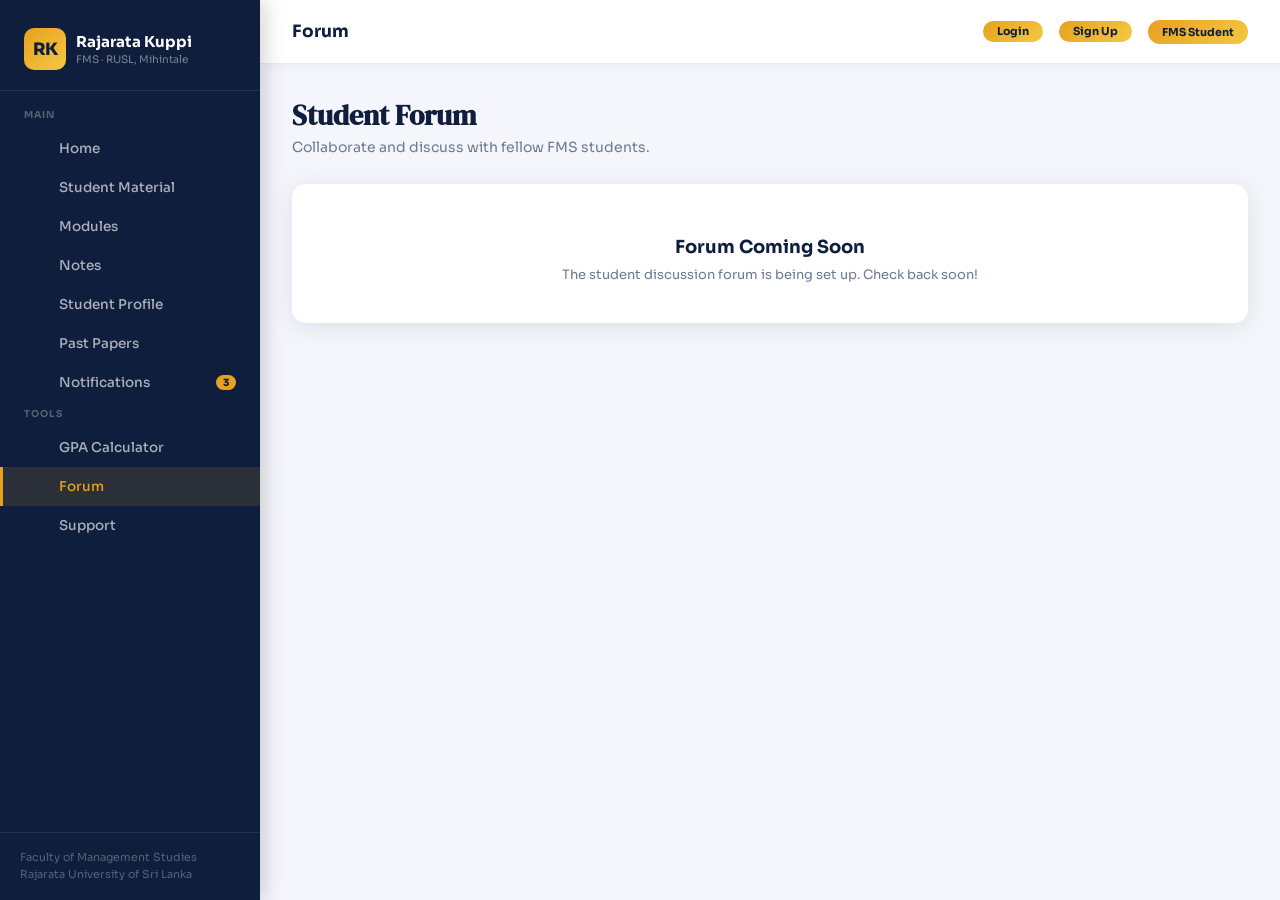
<file: frontend/forum.html>
<!DOCTYPE html>
<html lang="en">
<head>
  <meta charset="UTF-8" />
  <meta name="viewport" content="width=device-width, initial-scale=1.0" />
  <title>Forum — Rajarata Kuppi</title>
  <link href="https://fonts.googleapis.com/css2?family=Sora:wght@300;400;500;600;700;800&family=DM+Serif+Display&display=swap" rel="stylesheet" />
  <link rel="stylesheet" href="assets/css/styles.css" />
</head>
<body>
<nav id="sidebar">
<div class="sb-logo">
<div class="logo-row">
<div class="avatar">RK</div>
<div>
<div class="brand">Rajarata Kuppi</div>
<div class="sub">FMS · RUSL, Mihintale</div>
</div>
</div>
</div>
<div class="sb-nav">
<div class="nav-section">
<div class="nav-label">Main</div>
<a class="nav-item" href="index.html">
<span class="icon"></span> Home
      </a>
<a class="nav-item" href="student-material.html">
<span class="icon"></span> Student Material
      </a>
<a class="nav-item" href="modules.html">
<span class="icon"></span> Modules
      </a>
<a class="nav-item" href="notes.html">
<span class="icon"></span> Notes
      </a>
<a class="nav-item" href="profile.html">
<span class="icon"></span> Student Profile
      </a>
<a class="nav-item" href="pastpapers.html">
<span class="icon"></span> Past Papers
      </a>
<a class="nav-item" href="notifications.html" id="nav-notif">
<span class="icon"></span> Notifications
        <span id="notif-dot" style="margin-left:auto;background:#e8a020;color:#0f1e3c;font-size:10px;font-weight:800;border-radius:20px;padding:1px 7px;">3</span>
</a>
</div>
<div class="nav-section">
<div class="nav-label">Tools</div>
<a class="nav-item" href="gpa.html">
<span class="icon"></span> GPA Calculator
      </a>
<a class="nav-item active" href="forum.html">
<span class="icon"></span> Forum
      </a>
<a class="nav-item" href="support.html">
<span class="icon"></span> Support
      </a>
</div>
</div>
<div class="sb-footer">
    Faculty of Management Studies<br/>
    Rajarata University of Sri Lanka
  </div>
</nav>
<div id="main">
<div class="topbar">
<div class="topbar-title" id="topbar-title">Forum</div>
<div class="topbar-right">
<a href="login.html" class="topbar-badge topbar-action" id="topbar-login">Login</a>
<a href="signup.html" class="topbar-badge topbar-action" id="topbar-signup">Sign Up</a>
<div class="topbar-badge">FMS Student</div>
<div class="topbar-profile" id="topbar-profile">
<button class="topbar-avatar" id="topbar-avatar" type="button">ST</button>
<div class="topbar-menu" id="topbar-menu">
<a href="profile.html">Profile</a>
<button type="button" onclick="logoutUser()">Log out</button>
</div>
</div>
</div>
</div>
<div class="page active" id="page-forum">
<div class="page-header">
<h1>Student Forum</h1>
<p>Collaborate and discuss with fellow FMS students.</p>
</div>
<div style="background:#fff;border-radius:var(--radius);box-shadow:var(--shadow);padding:40px;text-align:center;color:var(--muted)">
<div style="font-size:48px;margin-bottom:12px"></div>
<h3 style="color:var(--navy);font-size:18px;margin-bottom:8px">Forum Coming Soon</h3>
<p style="font-size:13px">The student discussion forum is being set up. Check back soon!</p>
</div>
</div>
</div>
<script src="assets/js/app.js"></script>
<script src="assets/js/api.js"></script>
</body>
</html>
</file>
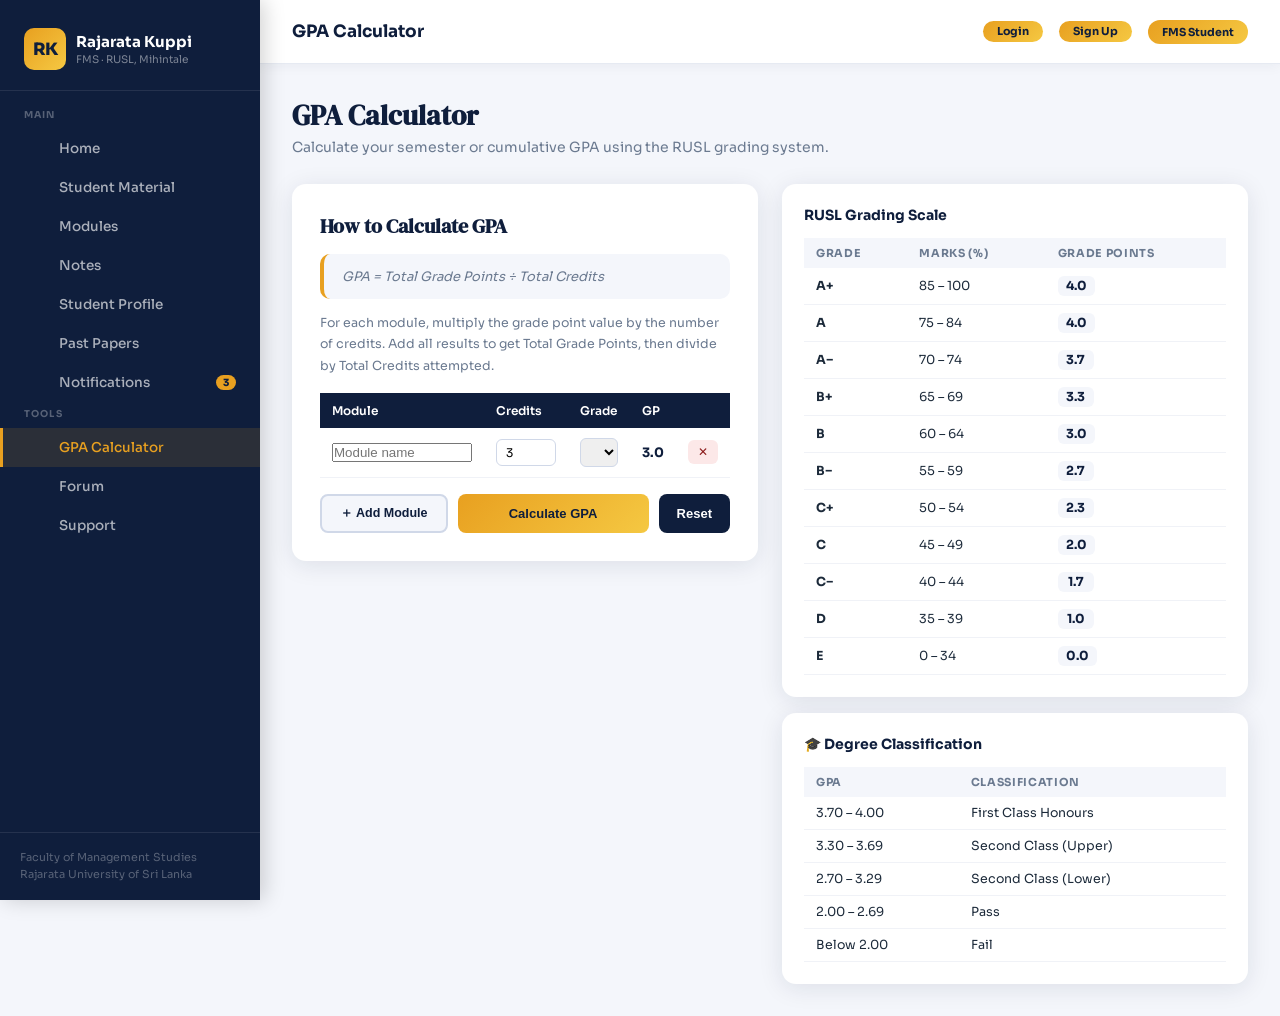
<file: frontend/gpa.html>
<!DOCTYPE html>
<html lang="en">
<head>
  <meta charset="UTF-8" />
  <meta name="viewport" content="width=device-width, initial-scale=1.0" />
  <title>GPA Calculator — Rajarata Kuppi</title>
  <link href="https://fonts.googleapis.com/css2?family=Sora:wght@300;400;500;600;700;800&family=DM+Serif+Display&display=swap" rel="stylesheet" />
  <link rel="stylesheet" href="assets/css/styles.css" />
</head>
<body>
<nav id="sidebar">
<div class="sb-logo">
<div class="logo-row">
<div class="avatar">RK</div>
<div>
<div class="brand">Rajarata Kuppi</div>
<div class="sub">FMS · RUSL, Mihintale</div>
</div>
</div>
</div>
<div class="sb-nav">
<div class="nav-section">
<div class="nav-label">Main</div>
<a class="nav-item" href="index.html">
<span class="icon"></span> Home
      </a>
<a class="nav-item" href="student-material.html">
<span class="icon"></span> Student Material
      </a>
<a class="nav-item" href="modules.html">
<span class="icon"></span> Modules
      </a>
<a class="nav-item" href="notes.html">
<span class="icon"></span> Notes
      </a>
<a class="nav-item" href="profile.html">
<span class="icon"></span> Student Profile
      </a>
<a class="nav-item" href="pastpapers.html">
<span class="icon"></span> Past Papers
      </a>
<a class="nav-item" href="notifications.html" id="nav-notif">
<span class="icon"></span> Notifications
        <span id="notif-dot" style="margin-left:auto;background:#e8a020;color:#0f1e3c;font-size:10px;font-weight:800;border-radius:20px;padding:1px 7px;">3</span>
</a>
</div>
<div class="nav-section">
<div class="nav-label">Tools</div>
<a class="nav-item active" href="gpa.html">
<span class="icon"></span> GPA Calculator
      </a>
<a class="nav-item" href="forum.html">
<span class="icon"></span> Forum
      </a>
<a class="nav-item" href="support.html">
<span class="icon"></span> Support
      </a>
</div>
</div>
<div class="sb-footer">
    Faculty of Management Studies<br/>
    Rajarata University of Sri Lanka
  </div>
</nav>
<div id="main">
<div class="topbar">
<div class="topbar-title" id="topbar-title">GPA Calculator</div>
<div class="topbar-right">
<a href="login.html" class="topbar-badge topbar-action" id="topbar-login">Login</a>
<a href="signup.html" class="topbar-badge topbar-action" id="topbar-signup">Sign Up</a>
<div class="topbar-badge">FMS Student</div>
<div class="topbar-profile" id="topbar-profile">
<button class="topbar-avatar" id="topbar-avatar" type="button">ST</button>
<div class="topbar-menu" id="topbar-menu">
<a href="profile.html">Profile</a>
<button type="button" onclick="logoutUser()">Log out</button>
</div>
</div>
</div>
</div>
<div class="page active" id="page-gpa">
<div class="page-header">
<h1>GPA Calculator</h1>
<p>Calculate your semester or cumulative GPA using the RUSL grading system.</p>
</div>
<div class="gpa-layout">
<div>
<div class="gpa-card">
<h2>How to Calculate GPA</h2>
<div class="formula">GPA = Total Grade Points ÷ Total Credits</div>
<p style="font-size:12.5px;color:var(--muted);line-height:1.7;margin-bottom:16px">
            For each module, multiply the grade point value by the number of credits. Add all results to get Total Grade Points, then divide by Total Credits attempted.
          </p>
<table class="gpa-table" id="gpa-rows-table">
<thead>
<tr>
<th>Module</th>
<th>Credits</th>
<th>Grade</th>
<th>GP</th>
<th></th>
</tr>
</thead>
<tbody id="gpa-tbody">
<!-- rows injected by JS -->
</tbody>
</table>
<div class="gpa-actions">
<button class="btn-add" onclick="addRow()">＋ Add Module</button>
<button class="btn-calc" onclick="calcGPA()">Calculate GPA</button>
<button class="btn-reset" onclick="resetGPA()">Reset</button>
</div>
<div class="gpa-result" id="gpa-result">
<div class="r-label">Your GPA</div>
<div class="r-val" id="gpa-val">0.00</div>
<div class="r-class" id="gpa-class"></div>
<div class="r-meta" id="gpa-meta"></div>
</div>
</div>
</div>
<div>
<div class="grade-ref">
<h3> RUSL Grading Scale</h3>
<table class="grade-table">
<thead><tr><th>Grade</th><th>Marks (%)</th><th>Grade Points</th></tr></thead>
<tbody>
<tr><td><strong>A+</strong></td><td>85 – 100</td><td><span class="gp-badge">4.0</span></td></tr>
<tr><td><strong>A</strong></td><td>75 – 84</td><td><span class="gp-badge">4.0</span></td></tr>
<tr><td><strong>A−</strong></td><td>70 – 74</td><td><span class="gp-badge">3.7</span></td></tr>
<tr><td><strong>B+</strong></td><td>65 – 69</td><td><span class="gp-badge">3.3</span></td></tr>
<tr><td><strong>B</strong></td><td>60 – 64</td><td><span class="gp-badge">3.0</span></td></tr>
<tr><td><strong>B−</strong></td><td>55 – 59</td><td><span class="gp-badge">2.7</span></td></tr>
<tr><td><strong>C+</strong></td><td>50 – 54</td><td><span class="gp-badge">2.3</span></td></tr>
<tr><td><strong>C</strong></td><td>45 – 49</td><td><span class="gp-badge">2.0</span></td></tr>
<tr><td><strong>C−</strong></td><td>40 – 44</td><td><span class="gp-badge">1.7</span></td></tr>
<tr><td><strong>D</strong></td><td>35 – 39</td><td><span class="gp-badge">1.0</span></td></tr>
<tr><td><strong>E</strong></td><td>0 – 34</td><td><span class="gp-badge">0.0</span></td></tr>
</tbody>
</table>
</div>
<div class="grade-ref" style="margin-top:16px">
<h3>🎓 Degree Classification</h3>
<table class="grade-table">
<thead><tr><th>GPA</th><th>Classification</th></tr></thead>
<tbody>
<tr><td>3.70 – 4.00</td><td>First Class Honours</td></tr>
<tr><td>3.30 – 3.69</td><td>Second Class (Upper)</td></tr>
<tr><td>2.70 – 3.29</td><td>Second Class (Lower)</td></tr>
<tr><td>2.00 – 2.69</td><td>Pass</td></tr>
<tr><td>Below 2.00</td><td>Fail</td></tr>
</tbody>
</table>
</div>
</div>
</div>
</div>
</div>
<script src="assets/js/app.js"></script>
<script src="assets/js/api.js"></script>
</body>
</html>
</file>
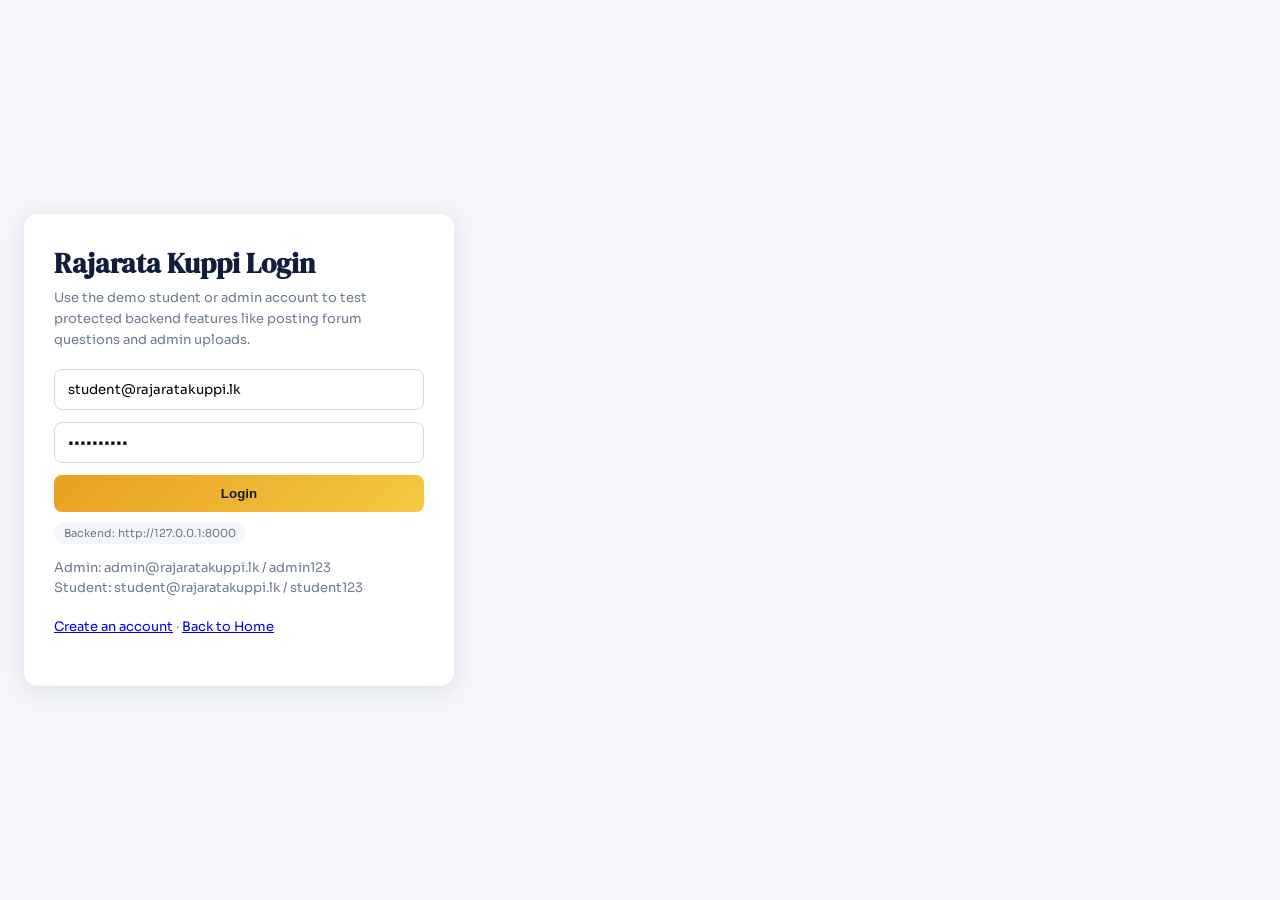
<file: frontend/login.html>
<!DOCTYPE html>
<html lang="en">
<head>
  <meta charset="UTF-8" />
  <meta name="viewport" content="width=device-width, initial-scale=1.0" />
  <title>Login — Rajarata Kuppi</title>
  <link href="https://fonts.googleapis.com/css2?family=Sora:wght@300;400;500;600;700;800&family=DM+Serif+Display&display=swap" rel="stylesheet" />
  <link rel="stylesheet" href="assets/css/styles.css" />
</head>
<body>
  <div class="login-wrap">
    <div class="login-card">
      <h1>Rajarata Kuppi Login</h1>
      <p>Use the demo student or admin account to test protected backend features like posting forum questions and admin uploads.</p>
      <input id="email" type="email" value="student@rajaratakuppi.lk" placeholder="Email" />
      <input id="password" type="password" value="student123" placeholder="Password" />
      <button onclick="doLogin()">Login</button>
      <span class="api-pill">Backend: http://127.0.0.1:8000</span>
      <p style="margin-top:14px">Admin: admin@rajaratakuppi.lk / admin123<br>Student: student@rajaratakuppi.lk / student123</p>
      <p><a href="signup.html">Create an account</a> · <a href="index.html">Back to Home</a></p>
    </div>
  </div>
  <script src="assets/js/api.js"></script>
  <script>
    async function doLogin(){
      try{
        await loginUser(document.getElementById('email').value, document.getElementById('password').value);
        location.href = 'index.html';
      }catch(err){ alert(err.message); }
    }
  </script>
</body>
</html>
</file>
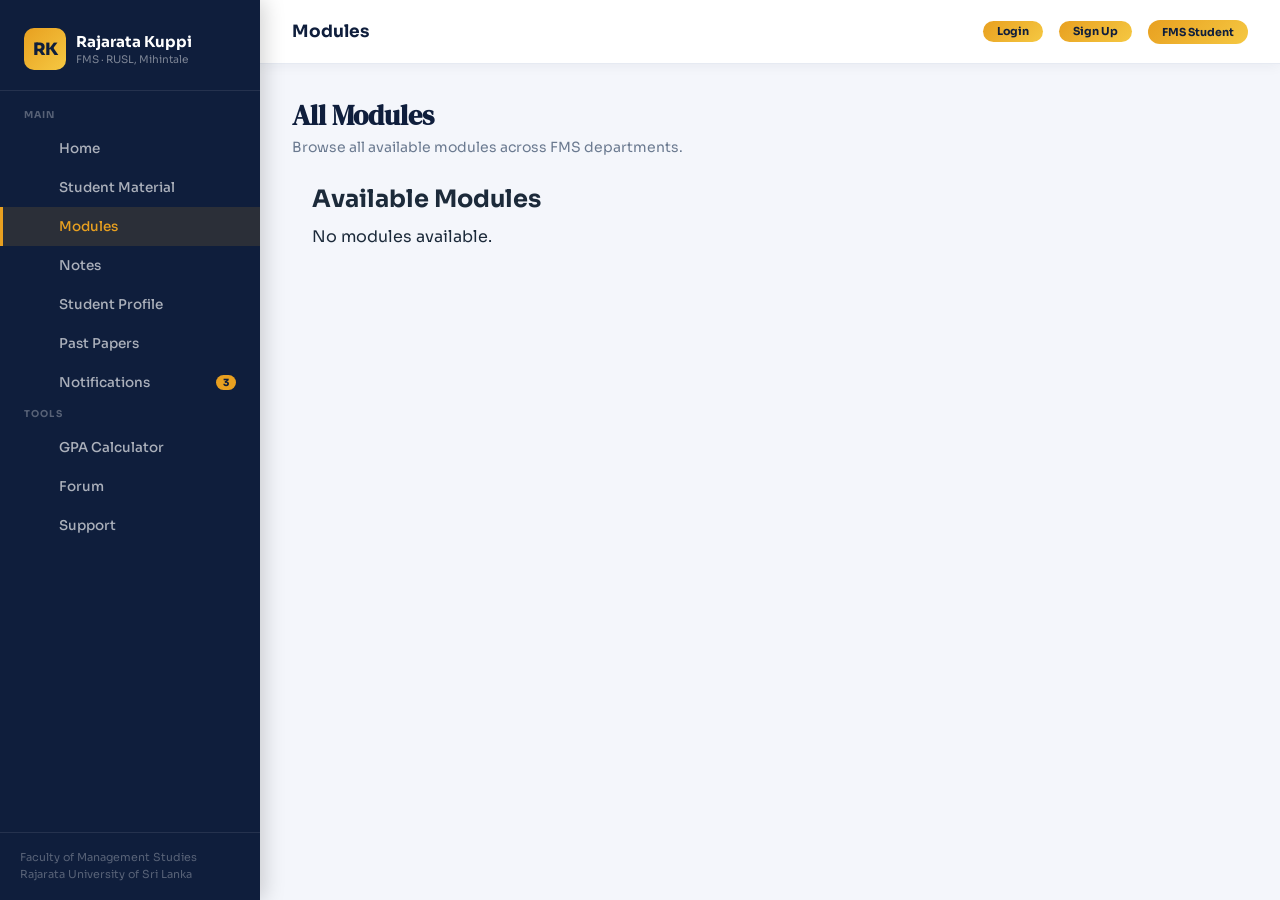
<file: frontend/modules.html>
<!DOCTYPE html>
<html lang="en">
<head>
  <meta charset="UTF-8" />
  <meta name="viewport" content="width=device-width, initial-scale=1.0" />
  <title>Modules — Rajarata Kuppi</title>
  <link href="https://fonts.googleapis.com/css2?family=Sora:wght@300;400;500;600;700;800&family=DM+Serif+Display&display=swap" rel="stylesheet" />
  <link rel="stylesheet" href="assets/css/styles.css" />
</head>
<body>
<nav id="sidebar">
<div class="sb-logo">
<div class="logo-row">
<div class="avatar">RK</div>
<div>
<div class="brand">Rajarata Kuppi</div>
<div class="sub">FMS · RUSL, Mihintale</div>
</div>
</div>
</div>
<div class="sb-nav">
<div class="nav-section">
<div class="nav-label">Main</div>
<a class="nav-item" href="index.html">
<span class="icon"></span> Home
      </a>
<a class="nav-item" href="student-material.html">
<span class="icon"></span> Student Material
      </a>
<a class="nav-item active" href="modules.html">
<span class="icon"></span> Modules
      </a>
<a class="nav-item" href="notes.html">
<span class="icon"></span> Notes
      </a>
<a class="nav-item" href="profile.html">
<span class="icon"></span> Student Profile
      </a>
<a class="nav-item" href="pastpapers.html">
<span class="icon"></span> Past Papers
      </a>
<a class="nav-item" href="notifications.html" id="nav-notif">
<span class="icon"></span> Notifications
        <span id="notif-dot" style="margin-left:auto;background:#e8a020;color:#0f1e3c;font-size:10px;font-weight:800;border-radius:20px;padding:1px 7px;">3</span>
</a>
</div>
<div class="nav-section">
<div class="nav-label">Tools</div>
<a class="nav-item" href="gpa.html">
<span class="icon"></span> GPA Calculator
      </a>
<a class="nav-item" href="forum.html">
<span class="icon"></span> Forum
      </a>
<a class="nav-item" href="support.html">
<span class="icon"></span> Support
      </a>
</div>
</div>
<div class="sb-footer">
    Faculty of Management Studies<br/>
    Rajarata University of Sri Lanka
  </div>
</nav>
<div id="main">
<div class="topbar">
<div class="topbar-title" id="topbar-title">Modules</div>
<div class="topbar-right">
<a href="login.html" class="topbar-badge topbar-action" id="topbar-login">Login</a>
<a href="signup.html" class="topbar-badge topbar-action" id="topbar-signup">Sign Up</a>
<div class="topbar-badge">FMS Student</div>
<div class="topbar-profile" id="topbar-profile">
<button class="topbar-avatar" id="topbar-avatar" type="button">ST</button>
<div class="topbar-menu" id="topbar-menu">
<a href="profile.html">Profile</a>
<button type="button" onclick="logoutUser()">Log out</button>
</div>
</div>
</div>
</div>
<div class="page active" id="page-modules">
<div class="page-header">
<h1>All Modules</h1>
<p>Browse all available modules across FMS departments.</p>
</div>
<div class="dept-grid">
<div class="dept-card"><div class="dc-icon"></div><div class="dc-name">Information Systems</div><div class="dc-code">ITM</div><div class="dc-info">BScHons (IS) · 125 Credits · 4 Years</div></div>
<div class="dept-card"><div class="dc-icon"></div><div class="dc-name">Accountancy &amp; Finance</div><div class="dc-code">ACF</div><div class="dc-info">BScHons (A&amp;F) · 125 Credits · 4 Years</div></div>
<div class="dept-card"><div class="dc-icon"></div><div class="dc-name">Business Management</div><div class="dc-code">MGT</div><div class="dc-info">BScHons (BM) · 124 Credits · 4 Years</div></div>
<div class="dept-card"><div class="dc-icon"></div><div class="dc-name">Human Resource Mgmt.</div><div class="dc-code">HRM</div><div class="dc-info">BScHons (HRM) · 124 Credits · 4 Years</div></div>
<div class="dept-card"><div class="dc-icon"></div><div class="dc-name">Marketing Management</div><div class="dc-code">MKT</div><div class="dc-info">BScHons (MM) · 122 Credits · 4 Years</div></div>
<div class="dept-card"><div class="dc-icon"></div><div class="dc-name">Tourism &amp; Hospitality</div><div class="dc-code">THM</div><div class="dc-info">BScHons (THM) · 125 Credits · 4 Years</div></div>
<div class="dept-card"><div class="dc-icon"></div><div class="dc-name">BBA External</div><div class="dc-code">BBA</div><div class="dc-info">General Degree · 3 Years · Sinhala Medium</div></div>
<div class="dept-card"><div class="dc-icon"></div><div class="dc-name">MBA Programme</div><div class="dc-code">MBA</div><div class="dc-info">Postgraduate · 2 Years · SLQF 10</div></div>
</div>
<div style="margin:24px 20px"><h2>Available Modules</h2><div id="modules-list" class="modules-grid"></div></div>
<div id="admin-controls" style="margin:12px 20px;display:none">
      <button id="btn-add-module" class="btn-enroll">Add Module</button>
      <button id="btn-manage-students" class="btn-enroll">Manage Students</button>
</div>

<!-- Manage Students Modal -->
<div id="manage-students-modal" class="modal" style="display:none">
      <div class="modal-content">
            <h3>Students</h3>
            <div id="students-list" style="max-height:340px;overflow:auto"></div>
            <div style="display:flex;gap:8px;justify-content:flex-end;margin-top:8px"><button id="close-students" class="btn-enroll">Close</button></div>
      </div>
</div>

<!-- Add Module Modal -->
<div id="add-module-modal" class="modal" style="display:none">
      <div class="modal-content">
            <h3>Add Module</h3>
            <div class="form-group"><input id="new-code" placeholder="Module code (e.g. ITM2123)"></div>
            <div class="form-group"><input id="new-title" placeholder="Title"></div>
            <div class="form-group"><select id="new-department-code"><option value="">Select primary department</option></select></div>
            <div class="form-group">
            <div style="font-size:12px;font-weight:700;color:var(--navy);margin-bottom:8px">Eligible departments</div>
            <div id="new-departments" class="department-checklist"></div>
            <div style="font-size:11px;color:var(--muted);margin-top:6px">Select every department that can enroll this module.</div>
            </div>
            <div class="form-group"><input id="new-year" placeholder="Year (e.g. Year II)"></div>
            <div class="form-group"><input id="new-semester" placeholder="Semester (e.g. Semester I)"></div>
            <div class="form-group"><input id="new-credits" type="number" placeholder="Credits"></div>
            <div class="form-group"><textarea id="new-desc" placeholder="Description"></textarea></div>
            <div style="display:flex;gap:8px"><button id="create-module-btn" class="btn-enroll">Create</button><button id="cancel-create-module" class="btn-enroll">Cancel</button></div>
      </div>
</div>
</div>
</div>
<script src="assets/js/app.js"></script>
<script src="assets/js/api.js"></script>
</body>
</html>
</file>
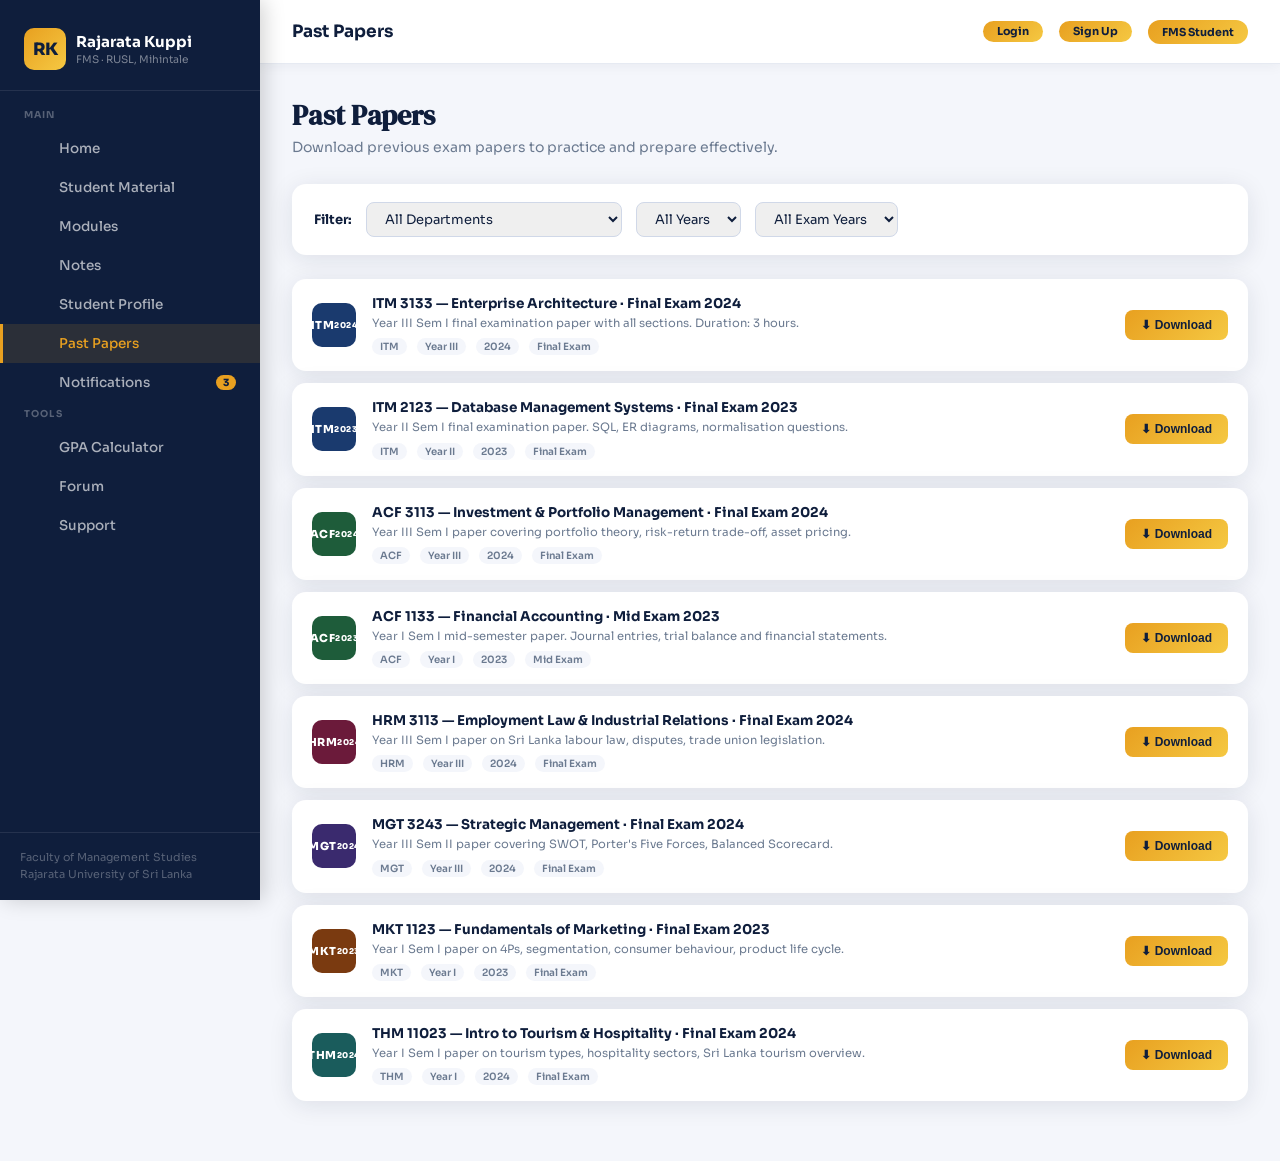
<file: frontend/pastpapers.html>
<!DOCTYPE html>
<html lang="en">
<head>
  <meta charset="UTF-8" />
  <meta name="viewport" content="width=device-width, initial-scale=1.0" />
  <title>Past Papers — Rajarata Kuppi</title>
  <link href="https://fonts.googleapis.com/css2?family=Sora:wght@300;400;500;600;700;800&family=DM+Serif+Display&display=swap" rel="stylesheet" />
  <link rel="stylesheet" href="assets/css/styles.css" />
</head>
<body>
<nav id="sidebar">
<div class="sb-logo">
<div class="logo-row">
<div class="avatar">RK</div>
<div>
<div class="brand">Rajarata Kuppi</div>
<div class="sub">FMS · RUSL, Mihintale</div>
</div>
</div>
</div>
<div class="sb-nav">
<div class="nav-section">
<div class="nav-label">Main</div>
<a class="nav-item" href="index.html">
<span class="icon"></span> Home
      </a>
<a class="nav-item" href="student-material.html">
<span class="icon"></span> Student Material
      </a>
<a class="nav-item" href="modules.html">
<span class="icon"></span> Modules
      </a>
<a class="nav-item" href="notes.html">
<span class="icon"></span> Notes
      </a>
<a class="nav-item" href="profile.html">
<span class="icon"></span> Student Profile
      </a>
<a class="nav-item active" href="pastpapers.html">
<span class="icon"></span> Past Papers
      </a>
<a class="nav-item" href="notifications.html" id="nav-notif">
<span class="icon"></span> Notifications
        <span id="notif-dot" style="margin-left:auto;background:#e8a020;color:#0f1e3c;font-size:10px;font-weight:800;border-radius:20px;padding:1px 7px;">3</span>
</a>
</div>
<div class="nav-section">
<div class="nav-label">Tools</div>
<a class="nav-item" href="gpa.html">
<span class="icon"></span> GPA Calculator
      </a>
<a class="nav-item" href="forum.html">
<span class="icon"></span> Forum
      </a>
<a class="nav-item" href="support.html">
<span class="icon"></span> Support
      </a>
</div>
</div>
<div class="sb-footer">
    Faculty of Management Studies<br/>
    Rajarata University of Sri Lanka
  </div>
</nav>
<div id="main">
<div class="topbar">
<div class="topbar-title" id="topbar-title">Past Papers</div>
<div class="topbar-right">
<a href="login.html" class="topbar-badge topbar-action" id="topbar-login">Login</a>
<a href="signup.html" class="topbar-badge topbar-action" id="topbar-signup">Sign Up</a>
<div class="topbar-badge">FMS Student</div>
<div class="topbar-profile" id="topbar-profile">
<button class="topbar-avatar" id="topbar-avatar" type="button">ST</button>
<div class="topbar-menu" id="topbar-menu">
<a href="profile.html">Profile</a>
<button type="button" onclick="logoutUser()">Log out</button>
</div>
</div>
</div>
</div>
<div class="page active" id="page-pastpapers">
<div class="page-header">
<h1>Past Papers</h1>
<p>Download previous exam papers to practice and prepare effectively.</p>
</div>
<!-- Upload Resource Modal (for past papers) -->
<div id="upload-resource-modal" class="modal" style="display:none">
      <div class="modal-content">
            <h3>Upload Past Paper</h3>
            <div class="form-group"><input id="res-title" placeholder="Title"></div>
            <div class="form-group"><select id="res-module"><option value="">Select module</option></select></div>
            <div class="form-group"><input id="res-dept" placeholder="Department code (e.g. ITM)"></div>
            <div class="form-group"><input id="res-type" placeholder="Resource type (pastpaper)" value="pastpaper"></div>
            <div class="form-group"><textarea id="res-desc" placeholder="Description"></textarea></div>
            <div class="form-group"><input id="res-file" type="file"></div>
            <div style="display:flex;gap:8px"><button id="upload-res-btn" class="btn-enroll">Upload</button><button id="cancel-upload-res" class="btn-enroll">Cancel</button></div>
      </div>
</div>
<!-- Filter Bar -->
<div style="background:#fff;border-radius:var(--radius);box-shadow:var(--shadow);padding:18px 22px;margin-bottom:24px;display:flex;gap:14px;flex-wrap:wrap;align-items:center">
<span style="font-size:13px;font-weight:700;color:var(--navy)">Filter:</span>
<select onchange="filterPapers(this.value)" style="border:1.5px solid #d0d8e8;border-radius:8px;padding:7px 14px;font-size:13px;font-family:'Sora',sans-serif;outline:none;color:var(--navy)">
<option value="all">All Departments</option>
<option value="ITM">ITM — Information Systems</option>
<option value="ACF">ACF — Accountancy &amp; Finance</option>
<option value="MGT">MGT — Business Management</option>
<option value="HRM">HRM — Human Resource Mgmt.</option>
<option value="MKT">MKT — Marketing</option>
<option value="THM">THM — Tourism &amp; Hospitality</option>
</select>
<select style="border:1.5px solid #d0d8e8;border-radius:8px;padding:7px 14px;font-size:13px;font-family:'Sora',sans-serif;outline:none;color:var(--navy)">
<option>All Years</option>
<option>Year I</option>
<option>Year II</option>
<option>Year III</option>
<option>Year IV</option>
</select>
<select style="border:1.5px solid #d0d8e8;border-radius:8px;padding:7px 14px;font-size:13px;font-family:'Sora',sans-serif;outline:none;color:var(--navy)">
<option>All Exam Years</option>
<option>2024</option>
<option>2023</option>
<option>2022</option>
<option>2021</option>
<option>2020</option>
</select>
</div>
<div class="notes-list" id="papers-list">
<div class="note-card" data-dept="ITM"><div class="note-badge itm">ITM<br/><span style="font-size:8px">2024</span></div><div class="note-body"><div class="note-title">ITM 3133 — Enterprise Architecture · Final Exam 2024</div><div class="note-desc">Year III Sem I final examination paper with all sections. Duration: 3 hours.</div><div class="note-meta"><span class="tag">ITM</span><span class="tag">Year III</span><span class="tag">2024</span><span class="tag">Final Exam</span></div></div><button class="btn-dl">⬇ Download</button></div>
<div class="note-card" data-dept="ITM"><div class="note-badge itm">ITM<br/><span style="font-size:8px">2023</span></div><div class="note-body"><div class="note-title">ITM 2123 — Database Management Systems · Final Exam 2023</div><div class="note-desc">Year II Sem I final examination paper. SQL, ER diagrams, normalisation questions.</div><div class="note-meta"><span class="tag">ITM</span><span class="tag">Year II</span><span class="tag">2023</span><span class="tag">Final Exam</span></div></div><button class="btn-dl">⬇ Download</button></div>
<div class="note-card" data-dept="ACF"><div class="note-badge acf">ACF<br/><span style="font-size:8px">2024</span></div><div class="note-body"><div class="note-title">ACF 3113 — Investment &amp; Portfolio Management · Final Exam 2024</div><div class="note-desc">Year III Sem I paper covering portfolio theory, risk-return trade-off, asset pricing.</div><div class="note-meta"><span class="tag">ACF</span><span class="tag">Year III</span><span class="tag">2024</span><span class="tag">Final Exam</span></div></div><button class="btn-dl">⬇ Download</button></div>
<div class="note-card" data-dept="ACF"><div class="note-badge acf">ACF<br/><span style="font-size:8px">2023</span></div><div class="note-body"><div class="note-title">ACF 1133 — Financial Accounting · Mid Exam 2023</div><div class="note-desc">Year I Sem I mid-semester paper. Journal entries, trial balance and financial statements.</div><div class="note-meta"><span class="tag">ACF</span><span class="tag">Year I</span><span class="tag">2023</span><span class="tag">Mid Exam</span></div></div><button class="btn-dl">⬇ Download</button></div>
<div class="note-card" data-dept="HRM"><div class="note-badge hrm">HRM<br/><span style="font-size:8px">2024</span></div><div class="note-body"><div class="note-title">HRM 3113 — Employment Law &amp; Industrial Relations · Final Exam 2024</div><div class="note-desc">Year III Sem I paper on Sri Lanka labour law, disputes, trade union legislation.</div><div class="note-meta"><span class="tag">HRM</span><span class="tag">Year III</span><span class="tag">2024</span><span class="tag">Final Exam</span></div></div><button class="btn-dl">⬇ Download</button></div>
<div class="note-card" data-dept="MGT"><div class="note-badge mgt">MGT<br/><span style="font-size:8px">2024</span></div><div class="note-body"><div class="note-title">MGT 3243 — Strategic Management · Final Exam 2024</div><div class="note-desc">Year III Sem II paper covering SWOT, Porter's Five Forces, Balanced Scorecard.</div><div class="note-meta"><span class="tag">MGT</span><span class="tag">Year III</span><span class="tag">2024</span><span class="tag">Final Exam</span></div></div><button class="btn-dl">⬇ Download</button></div>
<div class="note-card" data-dept="MKT"><div class="note-badge mkt">MKT<br/><span style="font-size:8px">2023</span></div><div class="note-body"><div class="note-title">MKT 1123 — Fundamentals of Marketing · Final Exam 2023</div><div class="note-desc">Year I Sem I paper on 4Ps, segmentation, consumer behaviour, product life cycle.</div><div class="note-meta"><span class="tag">MKT</span><span class="tag">Year I</span><span class="tag">2023</span><span class="tag">Final Exam</span></div></div><button class="btn-dl">⬇ Download</button></div>
<div class="note-card" data-dept="THM"><div class="note-badge thm">THM<br/><span style="font-size:8px">2024</span></div><div class="note-body"><div class="note-title">THM 11023 — Intro to Tourism &amp; Hospitality · Final Exam 2024</div><div class="note-desc">Year I Sem I paper on tourism types, hospitality sectors, Sri Lanka tourism overview.</div><div class="note-meta"><span class="tag">THM</span><span class="tag">Year I</span><span class="tag">2024</span><span class="tag">Final Exam</span></div></div><button class="btn-dl">⬇ Download</button></div>
</div>
</div>
</div>
<script src="assets/js/app.js"></script>
<script src="assets/js/api.js"></script>
</body>
</html>
</file>
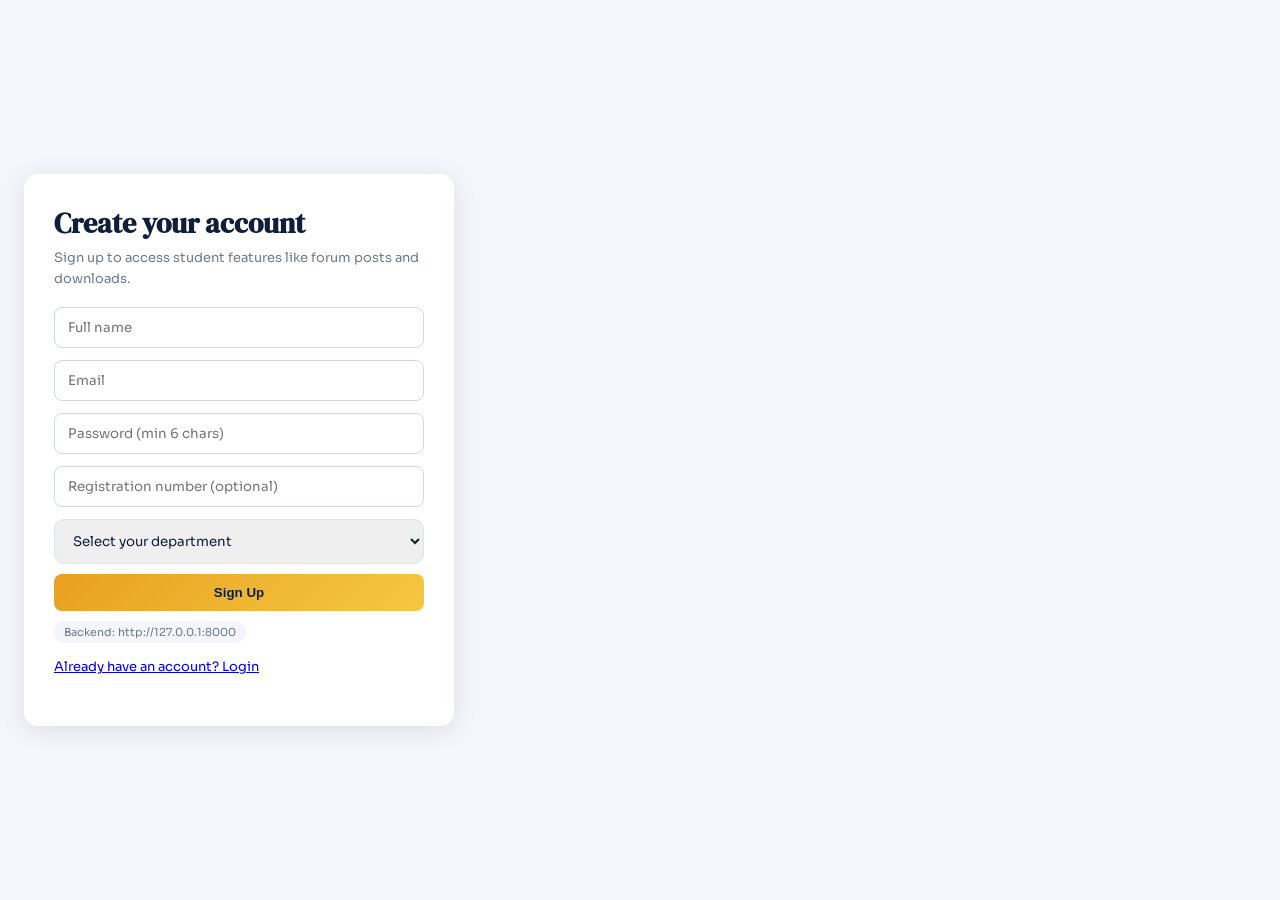
<file: frontend/signup.html>
<!DOCTYPE html>
<html lang="en">
<head>
  <meta charset="UTF-8" />
  <meta name="viewport" content="width=device-width, initial-scale=1.0" />
  <title>Sign Up — Rajarata Kuppi</title>
  <link href="https://fonts.googleapis.com/css2?family=Sora:wght@300;400;500;600;700;800&family=DM+Serif+Display&display=swap" rel="stylesheet" />
  <link rel="stylesheet" href="assets/css/styles.css" />
</head>
<body>
  <div class="login-wrap">
    <div class="login-card">
      <h1>Create your account</h1>
      <p>Sign up to access student features like forum posts and downloads.</p>
      <input id="name" type="text" placeholder="Full name" />
      <input id="email" type="email" placeholder="Email" />
      <input id="password" type="password" placeholder="Password (min 6 chars)" />
      <input id="reg-no" type="text" placeholder="Registration number (optional)" />
      <select id="department" style="width:100%;padding:12px 14px;border:1px solid #dde3ef;border-radius:10px;margin-bottom:10px;font-family:'Sora',sans-serif;color:var(--navy)">
        <option value="">Select your department</option>
        <option value="Accountancy and Finance">Accountancy and Finance</option>
        <option value="Business Management">Business Management</option>
        <option value="Human Resource Management">Human Resource Management</option>
        <option value="Information Systems">Information Systems</option>
        <option value="Marketing Management">Marketing Management</option>
        <option value="Tourism and Hospitality Management">Tourism and Hospitality Management</option>
      </select>
      <div id="signup-error" class="form-error hidden"></div>
      <button id="signup-btn" onclick="doSignup()">Sign Up</button>
      <span class="api-pill">Backend: http://127.0.0.1:8000</span>
      <p style="margin-top:14px"><a href="login.html">Already have an account? Login</a></p>
    </div>
  </div>
  <script src="assets/js/api.js"></script>
  <script>
    function cleanValue(value){
      const trimmed = String(value || '').trim();
      return trimmed ? trimmed : undefined;
    }

    function setSignupError(message){
      const box = document.getElementById('signup-error');
      if(!box) return;
      if(message){
        box.textContent = message;
        box.classList.remove('hidden');
      }else{
        box.textContent = '';
        box.classList.add('hidden');
      }
    }

    function isValidEmail(value){
      return /^[^\s@]+@[^\s@]+\.[^\s@]+$/.test(value);
    }

    async function doSignup(){
      setSignupError('');
      const name = cleanValue(document.getElementById('name').value);
      const email = cleanValue(document.getElementById('email').value);
      const password = document.getElementById('password').value;
      if(!name){ setSignupError('Please enter your full name.'); return; }
      if(!email || !isValidEmail(email)){ setSignupError('Please enter a valid email address.'); return; }
      if(!password || password.length < 6){ setSignupError('Password must be at least 6 characters.'); return; }
      const department = cleanValue(document.getElementById('department').value);
      if(!department){ setSignupError('Please select your department.'); return; }

      const payload = {
        name,
        email,
        password,
        reg_no: cleanValue(document.getElementById('reg-no').value),
        department,
        department_code: undefined,
        year: undefined,
        semester: undefined
      };
      const btn = document.getElementById('signup-btn');
      if(btn) btn.disabled = true;
      try{
        await registerUser(payload);
        await loginUser(email, password);
        location.href = 'index.html';
      }catch(err){
        setSignupError(err.message);
      }finally{
        if(btn) btn.disabled = false;
      }
    }
  </script>
</body>
</html>
</file>
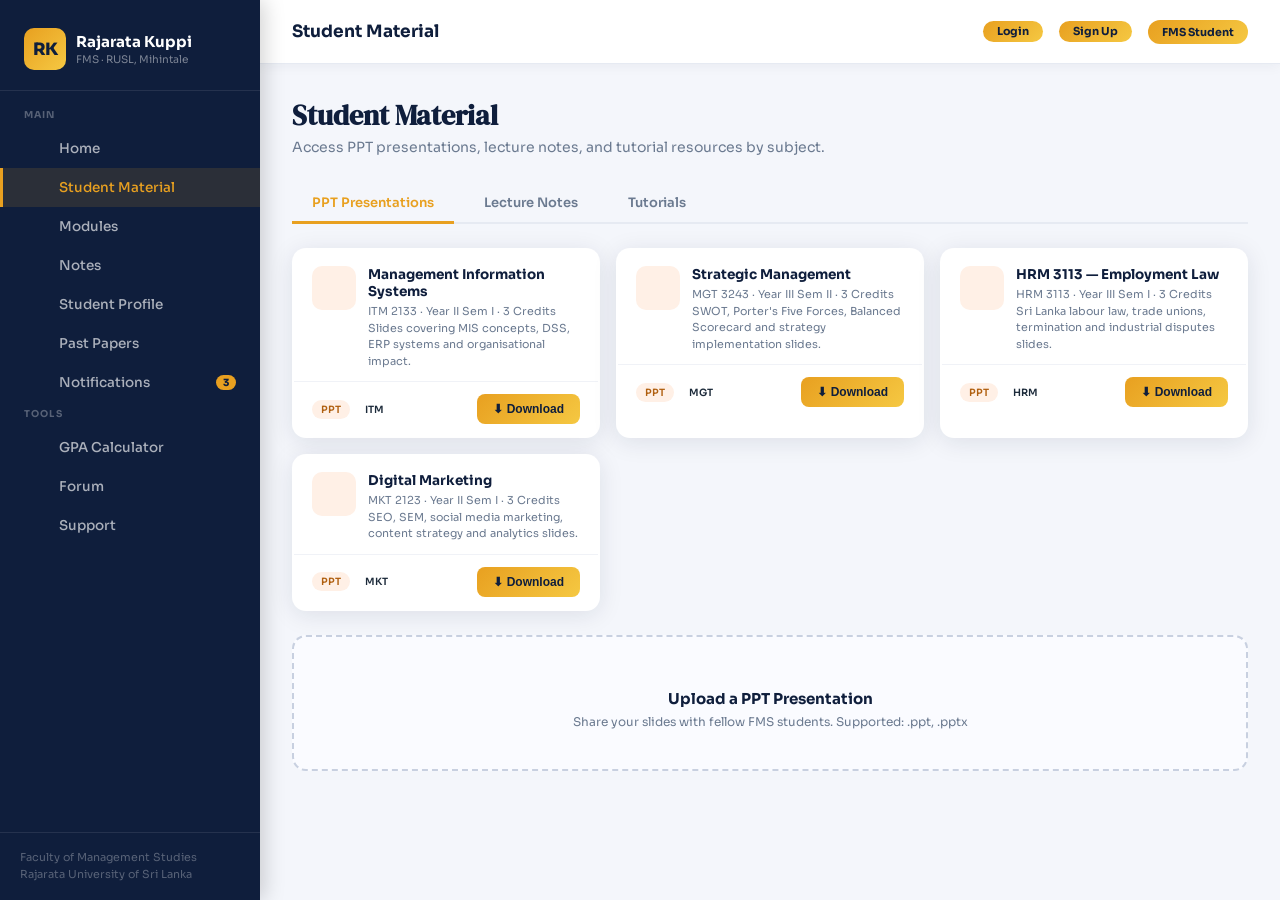
<file: frontend/student-material.html>
<!DOCTYPE html>
<html lang="en">
<head>
  <meta charset="UTF-8" />
  <meta name="viewport" content="width=device-width, initial-scale=1.0" />
  <title>Student Material — Rajarata Kuppi</title>
  <link href="https://fonts.googleapis.com/css2?family=Sora:wght@300;400;500;600;700;800&family=DM+Serif+Display&display=swap" rel="stylesheet" />
  <link rel="stylesheet" href="assets/css/styles.css" />
</head>
<body>
<nav id="sidebar">
<div class="sb-logo">
<div class="logo-row">
<div class="avatar">RK</div>
<div>
<div class="brand">Rajarata Kuppi</div>
<div class="sub">FMS · RUSL, Mihintale</div>
</div>
</div>
</div>
<div class="sb-nav">
<div class="nav-section">
<div class="nav-label">Main</div>
<a class="nav-item" href="index.html">
<span class="icon"></span> Home
      </a>
<a class="nav-item active" href="student-material.html">
<span class="icon"></span> Student Material
      </a>
<a class="nav-item" href="modules.html">
<span class="icon"></span> Modules
      </a>
<a class="nav-item" href="notes.html">
<span class="icon"></span> Notes
      </a>
<a class="nav-item" href="profile.html">
<span class="icon"></span> Student Profile
      </a>
<a class="nav-item" href="pastpapers.html">
<span class="icon"></span> Past Papers
      </a>
<a class="nav-item" href="notifications.html" id="nav-notif">
<span class="icon"></span> Notifications
        <span id="notif-dot" style="margin-left:auto;background:#e8a020;color:#0f1e3c;font-size:10px;font-weight:800;border-radius:20px;padding:1px 7px;">3</span>
</a>
</div>
<div class="nav-section">
<div class="nav-label">Tools</div>
<a class="nav-item" href="gpa.html">
<span class="icon"></span> GPA Calculator
      </a>
<a class="nav-item" href="forum.html">
<span class="icon"></span> Forum
      </a>
<a class="nav-item" href="support.html">
<span class="icon"></span> Support
      </a>
</div>
</div>
<div class="sb-footer">
    Faculty of Management Studies<br/>
    Rajarata University of Sri Lanka
  </div>
</nav>
<div id="main">
<div class="topbar">
<div class="topbar-title" id="topbar-title">Student Material</div>
<div class="topbar-right">
<a href="login.html" class="topbar-badge topbar-action" id="topbar-login">Login</a>
<a href="signup.html" class="topbar-badge topbar-action" id="topbar-signup">Sign Up</a>
<div class="topbar-badge">FMS Student</div>
<div class="topbar-profile" id="topbar-profile">
<button class="topbar-avatar" id="topbar-avatar" type="button">ST</button>
<div class="topbar-menu" id="topbar-menu">
<a href="profile.html">Profile</a>
<button type="button" onclick="logoutUser()">Log out</button>
</div>
</div>
</div>
</div>
<div class="page active" id="page-student-material">
<div class="page-header">
<h1>Student Material</h1>
<p>Access PPT presentations, lecture notes, and tutorial resources by subject.</p>
</div>
<div class="mat-tabs">
<div class="mat-tab active" onclick="showTab('ppt',this)"> PPT Presentations</div>
<div class="mat-tab" onclick="showTab('lecture',this)"> Lecture Notes</div>
<div class="mat-tab" onclick="showTab('tutorial',this)"> Tutorials</div>
</div>
<!-- PPT -->
<div class="mat-panel active" id="mat-ppt">
<div class="mat-grid">
<div class="mat-card">
<div class="mat-card-head">
<div class="mat-icon ppt"></div>
<div><div class="mat-card-title">Management Information Systems</div><div class="mat-card-sub">ITM 2133 · Year II Sem I · 3 Credits<br/>Slides covering MIS concepts, DSS, ERP systems and organisational impact.</div></div>
</div>
<div class="mat-card-foot"><div class="mat-tags"><span class="mat-tag ppt">PPT</span><span class="mat-tag">ITM</span></div><button class="btn-dl">⬇ Download</button></div>
</div>
<div class="mat-card">
<div class="mat-card-head">
<div class="mat-icon ppt"></div>
<div><div class="mat-card-title">Strategic Management</div><div class="mat-card-sub">MGT 3243 · Year III Sem II · 3 Credits<br/>SWOT, Porter's Five Forces, Balanced Scorecard and strategy implementation slides.</div></div>
</div>
<div class="mat-card-foot"><div class="mat-tags"><span class="mat-tag ppt">PPT</span><span class="mat-tag">MGT</span></div><button class="btn-dl">⬇ Download</button></div>
</div>
<div class="mat-card">
<div class="mat-card-head">
<div class="mat-icon ppt"></div>
<div><div class="mat-card-title">HRM 3113 — Employment Law</div><div class="mat-card-sub">HRM 3113 · Year III Sem I · 3 Credits<br/>Sri Lanka labour law, trade unions, termination and industrial disputes slides.</div></div>
</div>
<div class="mat-card-foot"><div class="mat-tags"><span class="mat-tag ppt">PPT</span><span class="mat-tag">HRM</span></div><button class="btn-dl">⬇ Download</button></div>
</div>
<div class="mat-card">
<div class="mat-card-head">
<div class="mat-icon ppt"></div>
<div><div class="mat-card-title">Digital Marketing</div><div class="mat-card-sub">MKT 2123 · Year II Sem I · 3 Credits<br/>SEO, SEM, social media marketing, content strategy and analytics slides.</div></div>
</div>
<div class="mat-card-foot"><div class="mat-tags"><span class="mat-tag ppt">PPT</span><span class="mat-tag">MKT</span></div><button class="btn-dl">⬇ Download</button></div>
</div>
</div>
<!-- Upload Zone -->
<div class="upload-zone" onclick="alert('Upload feature coming soon!')">
<div class="up-icon"></div>
<h3>Upload a PPT Presentation</h3>
<p>Share your slides with fellow FMS students. Supported: .ppt, .pptx</p>
</div>

<!-- Upload Resource Modal -->
<div id="upload-resource-modal" class="modal" style="display:none">
      <div class="modal-content">
            <h3>Upload Resource</h3>
            <div class="form-group"><input id="res-title" placeholder="Title"></div>
            <div class="form-group"><select id="res-module"><option value="">Select module</option></select></div>
            <div class="form-group"><input id="res-dept" placeholder="Department code (e.g. ITM)"></div>
            <div class="form-group"><input id="res-type" placeholder="Resource type (ppt, lecture, tutorial, pastpaper, video)"></div>
            <div class="form-group"><textarea id="res-desc" placeholder="Description"></textarea></div>
            <div class="form-group"><input id="res-file" type="file"></div>
            <div style="display:flex;gap:8px"><button id="upload-res-btn" class="btn-enroll">Upload</button><button id="cancel-upload-res" class="btn-enroll">Cancel</button></div>
      </div>
</div>
</div>
</div>
<!-- LECTURE NOTES -->
<div class="mat-panel" id="mat-lecture">
<div class="mat-grid">
<div class="mat-card">
<div class="mat-card-head">
<div class="mat-icon note"></div>
<div><div class="mat-card-title">Financial Management</div><div class="mat-card-sub">ACF 2224 · Year II Sem II · 4 Credits<br/>Accounting and finance study materials — capital budgeting, working capital, valuation.</div></div>
</div>
<div class="mat-card-foot"><div class="mat-tags"><span class="mat-tag note">PDF</span><span class="mat-tag">ACF</span></div><button class="btn-dl">⬇ Download</button></div>
</div>
<div class="mat-card">
<div class="mat-card-head">
<div class="mat-icon note"></div>
<div><div class="mat-card-title">Enterprise Architecture</div><div class="mat-card-sub">ITM 3133 · Year III Sem I · 3 Credits<br/>SOA, EA frameworks, cloud computing, enterprise data models and IT control.</div></div>
</div>
<div class="mat-card-foot"><div class="mat-tags"><span class="mat-tag note">PDF</span><span class="mat-tag">ITM</span></div><button class="btn-dl">⬇ Download</button></div>
</div>
<div class="mat-card">
<div class="mat-card-head">
<div class="mat-icon note"></div>
<div><div class="mat-card-title">Investment &amp; Portfolio Management</div><div class="mat-card-sub">ACF 3113 · Year III Sem I · 3 Credits<br/>Investment vehicles, portfolio theory, risk-return trade-off, asset pricing models.</div></div>
</div>
<div class="mat-card-foot"><div class="mat-tags"><span class="mat-tag note">DOC</span><span class="mat-tag">ACF</span></div><button class="btn-dl">⬇ Download</button></div>
</div>
<div class="mat-card">
<div class="mat-card-head">
<div class="mat-icon note"></div>
<div><div class="mat-card-title">IS Security &amp; Risk Management</div><div class="mat-card-sub">ITM 3253 · Year III Sem II · 3 Credits<br/>Cybersecurity, risk frameworks, access control, incident response and compliance.</div></div>
</div>
<div class="mat-card-foot"><div class="mat-tags"><span class="mat-tag note">PDF</span><span class="mat-tag">ITM</span><span class="mat-tag note" style="background:#e6ffe6;color:#1e5c3a">New</span></div><button class="btn-dl">⬇ Download</button></div>
</div>
</div>
<div class="upload-zone" onclick="alert('Upload feature coming soon!')">
<div class="up-icon"></div>
<h3>Upload Lecture Notes</h3>
<p>Help your peers — share PDF or DOC lecture notes for any module.</p>
<button class="btn-upload" onclick="event.stopPropagation();alert('Upload feature coming soon!')">Choose File to Upload</button>
</div>
</div>
<!-- TUTORIALS -->
<div class="mat-panel" id="mat-tutorial">
<div class="mat-grid">
<div class="mat-card">
<div class="mat-card-head">
<div class="mat-icon tut"></div>
<div><div class="mat-card-title">Database Management Systems</div><div class="mat-card-sub">ITM 2123 · Year II Sem I · 3 Credits<br/>SQL queries, ER diagrams, normalisation exercises and past paper solutions.</div></div>
</div>
<div class="mat-card-foot"><div class="mat-tags"><span class="mat-tag tut">Tutorial</span><span class="mat-tag">ITM</span></div><button class="btn-dl">⬇ Download</button></div>
</div>
<div class="mat-card">
<div class="mat-card-head">
<div class="mat-icon tut"></div>
<div><div class="mat-card-title">Financial Accounting Tutorial</div><div class="mat-card-sub">ACF 1133 · Year I Sem I · 3 Credits<br/>Worked examples: journal entries, trial balance, financial statements preparation.</div></div>
</div>
<div class="mat-card-foot"><div class="mat-tags"><span class="mat-tag tut">Tutorial</span><span class="mat-tag">ACF</span></div><button class="btn-dl">⬇ Download</button></div>
</div>
<div class="mat-card">
<div class="mat-card-head">
<div class="mat-icon tut"></div>
<div><div class="mat-card-title">Business Mathematics Exercises</div><div class="mat-card-sub">MGT 1143 · Year I Sem I · 3 Credits<br/>Practice problems: matrices, linear equations, differentiation, integration.</div></div>
</div>
<div class="mat-card-foot"><div class="mat-tags"><span class="mat-tag tut">Tutorial</span><span class="mat-tag">MGT</span></div><button class="btn-dl">⬇ Download</button></div>
</div>
<div class="mat-card">
<div class="mat-card-head">
<div class="mat-icon tut"></div>
<div><div class="mat-card-title">Industrial Relations Video Tutorial</div><div class="mat-card-sub">HRM 3113 · Year III Sem I · 3 Credits<br/>Video walkthrough of labour law case studies and dispute resolution methods.</div></div>
</div>
<div class="mat-card-foot"><div class="mat-tags"><span class="mat-tag tut">Tutorial</span><span class="mat-tag">HRM</span><span class="mat-tag note" style="background:#e6ffe6;color:#1e5c3a">New</span></div><button class="btn-dl">▶ Watch</button></div>
</div>
</div>
<div class="upload-zone" onclick="alert('Upload feature coming soon!')">
<div class="up-icon"></div>
<h3>Upload Tutorial Material</h3>
<p>Upload tutorial sheets, worked examples, or recorded tutorial sessions.</p>
<button class="btn-upload" onclick="event.stopPropagation();alert('Upload feature coming soon!')">Choose File to Upload</button>
</div>
</div>
</div>
</div>
<script src="assets/js/app.js"></script>
<script src="assets/js/api.js"></script>
</body>
</html>
</file>
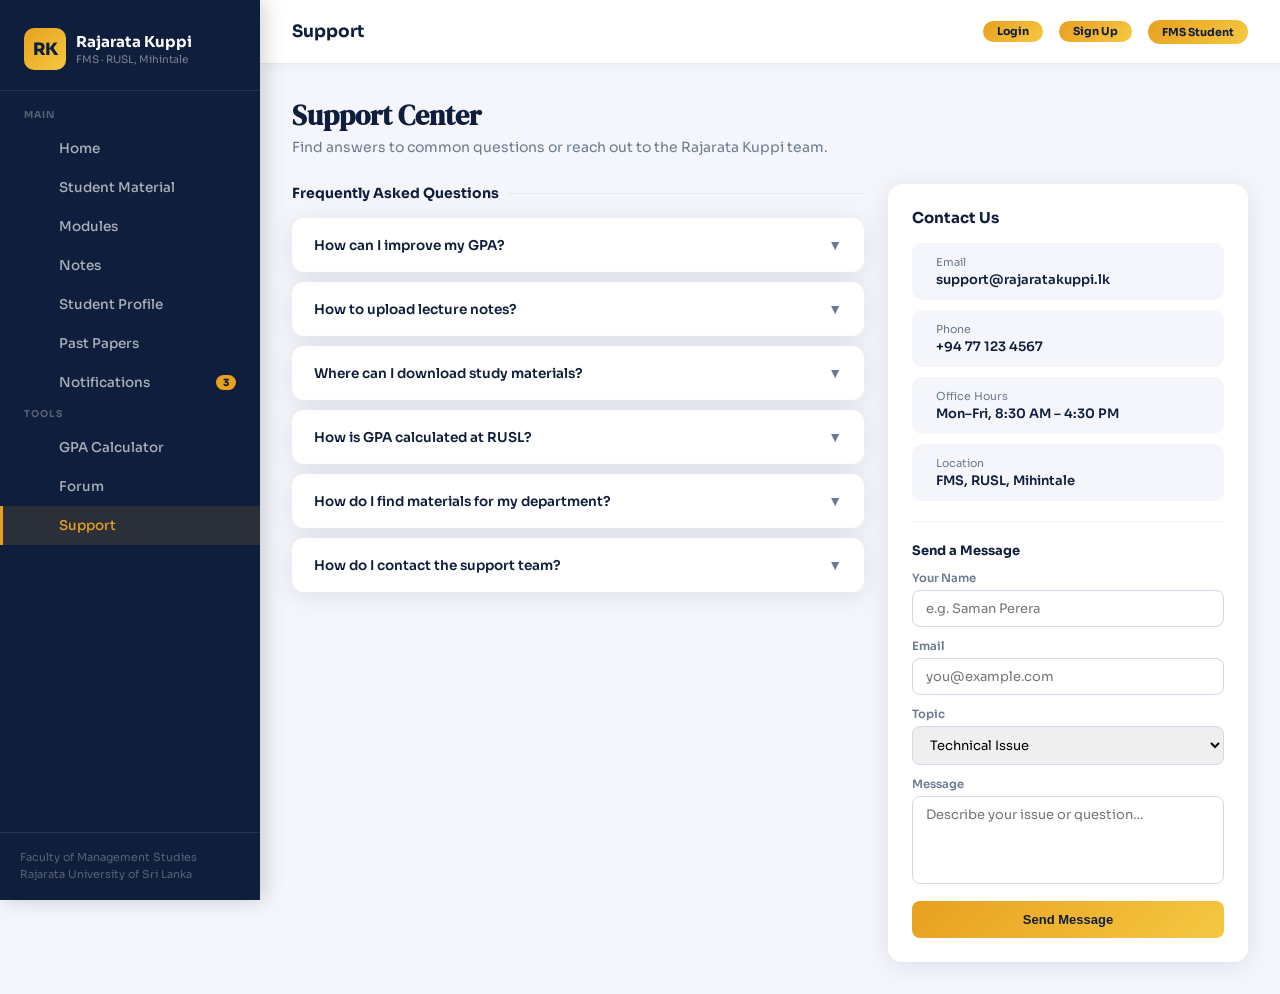
<file: frontend/support.html>
<!DOCTYPE html>
<html lang="en">
<head>
  <meta charset="UTF-8" />
  <meta name="viewport" content="width=device-width, initial-scale=1.0" />
  <title>Support — Rajarata Kuppi</title>
  <link href="https://fonts.googleapis.com/css2?family=Sora:wght@300;400;500;600;700;800&family=DM+Serif+Display&display=swap" rel="stylesheet" />
  <link rel="stylesheet" href="assets/css/styles.css" />
</head>
<body>
<nav id="sidebar">
<div class="sb-logo">
<div class="logo-row">
<div class="avatar">RK</div>
<div>
<div class="brand">Rajarata Kuppi</div>
<div class="sub">FMS · RUSL, Mihintale</div>
</div>
</div>
</div>
<div class="sb-nav">
<div class="nav-section">
<div class="nav-label">Main</div>
<a class="nav-item" href="index.html">
<span class="icon"></span> Home
      </a>
<a class="nav-item" href="student-material.html">
<span class="icon"></span> Student Material
      </a>
<a class="nav-item" href="modules.html">
<span class="icon"></span> Modules
      </a>
<a class="nav-item" href="notes.html">
<span class="icon"></span> Notes
      </a>
<a class="nav-item" href="profile.html">
<span class="icon"></span> Student Profile
      </a>
<a class="nav-item" href="pastpapers.html">
<span class="icon"></span> Past Papers
      </a>
<a class="nav-item" href="notifications.html" id="nav-notif">
<span class="icon"></span> Notifications
        <span id="notif-dot" style="margin-left:auto;background:#e8a020;color:#0f1e3c;font-size:10px;font-weight:800;border-radius:20px;padding:1px 7px;">3</span>
</a>
</div>
<div class="nav-section">
<div class="nav-label">Tools</div>
<a class="nav-item" href="gpa.html">
<span class="icon"></span> GPA Calculator
      </a>
<a class="nav-item" href="forum.html">
<span class="icon"></span> Forum
      </a>
<a class="nav-item active" href="support.html">
<span class="icon"></span> Support
      </a>
</div>
</div>
<div class="sb-footer">
    Faculty of Management Studies<br/>
    Rajarata University of Sri Lanka
  </div>
</nav>
<div id="main">
<div class="topbar">
<div class="topbar-title" id="topbar-title">Support</div>
<div class="topbar-right">
<a href="login.html" class="topbar-badge topbar-action" id="topbar-login">Login</a>
<a href="signup.html" class="topbar-badge topbar-action" id="topbar-signup">Sign Up</a>
<div class="topbar-badge">FMS Student</div>
<div class="topbar-profile" id="topbar-profile">
<button class="topbar-avatar" id="topbar-avatar" type="button">ST</button>
<div class="topbar-menu" id="topbar-menu">
<a href="profile.html">Profile</a>
<button type="button" onclick="logoutUser()">Log out</button>
</div>
</div>
</div>
</div>
<div class="page active" id="page-support">
<div class="page-header">
<h1>Support Center</h1>
<p>Find answers to common questions or reach out to the Rajarata Kuppi team.</p>
</div>
<div class="support-layout">
<div>
<div class="sec-title">Frequently Asked Questions</div>
<div class="faq-list">
<div class="faq-item" onclick="toggleFAQ(this)">
<div class="faq-q">How can I improve my GPA? <span class="chevron">▼</span></div>
<div class="faq-a"><div class="faq-a-inner">Focus on your weaker modules first — use the GPA Calculator to identify which subjects drag your average down the most. Attend tutorials, download lecture notes from the Student Material section, and review past papers. Consistent study habits and early exam preparation make the biggest difference. You can also join study groups via the Forum.</div></div>
</div>
<div class="faq-item" onclick="toggleFAQ(this)">
<div class="faq-q">How to upload lecture notes? <span class="chevron">▼</span></div>
<div class="faq-a"><div class="faq-a-inner">Go to Student Material → select the correct tab (PPT, Lecture Notes or Tutorial) → scroll down to the Upload Zone at the bottom of that section → click "Choose File to Upload". Supported formats: PDF, DOC, DOCX, PPT, PPTX. Files are reviewed by moderators before publishing. You'll get a notification once approved.</div></div>
</div>
<div class="faq-item" onclick="toggleFAQ(this)">
<div class="faq-q">Where can I download study materials? <span class="chevron">▼</span></div>
<div class="faq-a"><div class="faq-a-inner">All materials are under Student Material in the sidebar. Click the PPT, Lecture Notes, or Tutorial tab to filter by type. Each card has a Download button. You can also find resources on the Home page under Latest Lecture Notes, Quick Revision Notes, and Recently Added Resources.</div></div>
</div>
<div class="faq-item" onclick="toggleFAQ(this)">
<div class="faq-q">How is GPA calculated at RUSL? <span class="chevron">▼</span></div>
<div class="faq-a"><div class="faq-a-inner">GPA = Total Grade Points ÷ Total Credits. Each grade maps to a grade point (A/A+ = 4.0, A− = 3.7, B+ = 3.3, etc.). For each module, multiply grade points × credits. Sum all results to get Total Grade Points, then divide by the total number of credits. Use our GPA Calculator to do this automatically.</div></div>
</div>
<div class="faq-item" onclick="toggleFAQ(this)">
<div class="faq-q">How do I find materials for my department? <span class="chevron">▼</span></div>
<div class="faq-a"><div class="faq-a-inner">Visit Modules in the sidebar to browse by department. Each department card (ITM, ACF, MGT, HRM, MKT, THM) shows degree type and credits. Materials are tagged with department codes — you can quickly identify ITM, ACF, HRM etc. from the coloured badges on each resource card.</div></div>
</div>
<div class="faq-item" onclick="toggleFAQ(this)">
<div class="faq-q">How do I contact the support team? <span class="chevron">▼</span></div>
<div class="faq-a"><div class="faq-a-inner">You can email support@rajaratakuppi.lk or call +94 77 123 4567 during office hours (Mon–Fri, 8:30 AM – 4:30 PM). You can also use the contact form on this page and the team will respond within 24 hours.</div></div>
</div>
</div>
</div>
<div>
<div class="support-box">
<h3> Contact Us</h3>
<div class="contact-item">
<span class="ci-icon"></span>
<div><div class="ci-label">Email</div><div class="ci-val">support@rajaratakuppi.lk</div></div>
</div>
<div class="contact-item">
<span class="ci-icon"></span>
<div><div class="ci-label">Phone</div><div class="ci-val">+94 77 123 4567</div></div>
</div>
<div class="contact-item">
<span class="ci-icon"></span>
<div><div class="ci-label">Office Hours</div><div class="ci-val">Mon–Fri, 8:30 AM – 4:30 PM</div></div>
</div>
<div class="contact-item">
<span class="ci-icon"></span>
<div><div class="ci-label">Location</div><div class="ci-val">FMS, RUSL, Mihintale</div></div>
</div>
<div class="contact-form">
<h4>Send a Message</h4>
<div class="form-group">
<label>Your Name</label>
<input placeholder="e.g. Saman Perera" type="text"/>
</div>
<div class="form-group">
<label>Email</label>
<input placeholder="you@example.com" type="email"/>
</div>
<div class="form-group">
<label>Topic</label>
<select>
<option>Technical Issue</option>
<option>Missing Materials</option>
<option>GPA Query</option>
<option>Account Problem</option>
<option>Other</option>
</select>
</div>
<div class="form-group">
<label>Message</label>
<textarea placeholder="Describe your issue or question…" rows="4"></textarea>
</div>
<button class="btn-send" onclick="alert('Message sent! We will respond within 24 hours.')">Send Message</button>
</div>
</div>
</div>
</div>
</div>
</div>
<script src="assets/js/app.js"></script>
<script src="assets/js/api.js"></script>
</body>
</html>
</file>
<file: frontend/assets/css/styles.css>
:root {
    --navy:    #0f1e3c;
    --blue:    #1a3a6e;
    --accent:  #e8a020;
    --gold:    #f5c842;
    --light:   #f4f6fb;
    --white:   #ffffff;
    --text:    #1c2a3a;
    --muted:   #6b7a90;
    --sidebar: 260px;
    --radius:  14px;
    --shadow:  0 4px 24px rgba(15,30,60,.10);
  }
  *,*::before,*::after{box-sizing:border-box;margin:0;padding:0}
  body{font-family:'Sora',sans-serif;background:var(--light);color:var(--text);display:flex;min-height:100vh;overflow-x:hidden}

  /* ── SIDEBAR ── */
  #sidebar{
    position:fixed;top:0;left:0;height:100vh;width:var(--sidebar);
    background:var(--navy);display:flex;flex-direction:column;
    z-index:100;box-shadow:4px 0 20px rgba(0,0,0,.18);
  }
  .sb-logo{
    padding:28px 24px 20px;border-bottom:1px solid rgba(255,255,255,.09);
  }
  .sb-logo .logo-row{display:flex;align-items:center;gap:10px}
  .sb-logo .avatar{
    width:42px;height:42px;border-radius:10px;
    background:linear-gradient(135deg,var(--accent),var(--gold));
    display:flex;align-items:center;justify-content:center;
    font-weight:800;font-size:17px;color:var(--navy);letter-spacing:-1px;flex-shrink:0;
  }
  .sb-logo .brand{color:#fff;font-size:15px;font-weight:700;line-height:1.2}
  .sb-logo .sub{color:rgba(255,255,255,.45);font-size:10.5px;font-weight:400;margin-top:2px}

  .sb-nav{flex:1;overflow-y:auto;padding:18px 0}
  .nav-section{margin-bottom:6px}
  .nav-label{
    font-size:9.5px;font-weight:700;letter-spacing:.12em;text-transform:uppercase;
    color:rgba(255,255,255,.3);padding:0 24px 8px;
  }
  .nav-item{
    display:flex;align-items:center;gap:12px;
    padding:11px 24px;cursor:pointer;transition:.2s;
    color:rgba(255,255,255,.65);font-size:13.5px;font-weight:500;
    border-left:3px solid transparent;text-decoration:none;
  }
  .nav-item:hover{background:rgba(255,255,255,.07);color:#fff}
  .nav-item.active{
    background:rgba(232,160,32,.13);color:var(--accent);
    border-left-color:var(--accent);
  }
  .nav-item .icon{font-size:16px;width:20px;text-align:center;flex-shrink:0}

  .sb-footer{
    padding:16px 20px;border-top:1px solid rgba(255,255,255,.09);
    font-size:11px;color:rgba(255,255,255,.3);line-height:1.6;
  }

  
  #main{margin-left:var(--sidebar);flex:1;display:flex;flex-direction:column;min-height:100vh}


  .topbar{
    background:#fff;border-bottom:1px solid #e6eaf2;
    padding:0 32px;height:64px;display:flex;align-items:center;
    justify-content:space-between;position:sticky;top:0;z-index:50;
    box-shadow:0 2px 12px rgba(15,30,60,.05);
  }
  .topbar-title{font-size:17px;font-weight:700;color:var(--navy)}
  .topbar-right{display:flex;align-items:center;gap:16px}
  .topbar-badge{
    background:linear-gradient(135deg,var(--accent),var(--gold));
    color:var(--navy);font-size:11px;font-weight:700;
    padding:5px 14px;border-radius:20px;
  }
  .topbar-action{
    border:none;cursor:pointer;display:inline-flex;align-items:center;
    justify-content:center;font-family:inherit;line-height:1;text-decoration:none;
  }
  .topbar-avatar{
    width:36px;height:36px;border-radius:50%;
    background:var(--navy);color:#fff;display:flex;align-items:center;
    justify-content:center;font-weight:700;font-size:13px;cursor:pointer;
  }
  .topbar-profile{position:relative;display:inline-flex;align-items:center}
  .topbar-menu{
    position:absolute;top:46px;right:0;min-width:150px;display:none;
    background:#fff;border-radius:12px;box-shadow:var(--shadow);padding:8px;
    border:1px solid #e6eaf2;z-index:60;
  }
  .topbar-profile.open .topbar-menu{display:block}
  .topbar-menu a,.topbar-menu button{
    width:100%;display:flex;align-items:center;gap:8px;
    background:transparent;border:none;text-decoration:none;color:var(--navy);
    font-size:12px;font-weight:600;padding:8px 10px;border-radius:8px;cursor:pointer;
  }
  .topbar-menu a:hover,.topbar-menu button:hover{background:var(--light)}


  .page{display:block;padding:32px;animation:fadeIn .25s ease}
    @keyframes fadeIn{from{opacity:0;transform:translateY(8px)}to{opacity:1;transform:none}}


  .page-header{margin-bottom:28px}
  .page-header h1{font-family:'DM Serif Display',serif;font-size:28px;color:var(--navy);margin-bottom:4px}
  .page-header p{color:var(--muted);font-size:14px}

  
  .stats-row{display:grid;grid-template-columns:repeat(3,1fr);gap:18px;margin-bottom:28px}
  .stat-card{
    background:#fff;border-radius:var(--radius);padding:22px 24px;
    box-shadow:var(--shadow);border-top:4px solid var(--accent);
    display:flex;flex-direction:column;gap:4px;
  }
  .stat-card .val{font-size:28px;font-weight:800;color:var(--navy)}
  .stat-card .lbl{font-size:12px;color:var(--muted);font-weight:500}


  .sec-title{
    font-size:14px;font-weight:700;color:var(--navy);
    margin-bottom:16px;display:flex;align-items:center;gap:8px;
  }
  .sec-title::after{content:'';flex:1;height:1px;background:#e6eaf2}

  .dept-grid{display:grid;grid-template-columns:repeat(auto-fill,minmax(200px,1fr));gap:14px;margin-bottom:28px}
  .dept-card{
    background:#fff;border-radius:var(--radius);padding:18px;
    box-shadow:var(--shadow);cursor:pointer;transition:.2s;
    border:2px solid transparent;
  }
  .dept-card:hover{border-color:var(--accent);transform:translateY(-2px)}
  .dept-card .dc-icon{font-size:26px;margin-bottom:8px}
  .dept-card .dc-name{font-size:13px;font-weight:700;color:var(--navy);margin-bottom:2px}
  .dept-card .dc-code{
    font-size:10px;font-weight:700;letter-spacing:.08em;
    background:var(--light);color:var(--muted);padding:2px 8px;border-radius:20px;display:inline-block;margin-bottom:6px;
  }
  .dept-card .dc-info{font-size:11px;color:var(--muted)}
  .modules-grid{display:grid;grid-template-columns:repeat(auto-fit,minmax(320px,1fr));gap:12px;margin-top:12px}
  .module-card{background:#fff;padding:12px;border-radius:10px;box-shadow:var(--shadow);display:flex;flex-direction:column;gap:8px}
  .module-head{display:flex;gap:10px;align-items:center}
  .module-code{background:linear-gradient(90deg,#e9f5ff,#eefbff);padding:8px;border-radius:8px;font-weight:700}
  .module-title{font-weight:700}
  .module-meta{font-size:12px;color:var(--muted)}
  .module-actions{margin-top:8px}
  .btn-enroll{background:var(--accent);color:#07203a;padding:8px 10px;border-radius:8px;border:none;cursor:pointer}
  .btn-enroll[disabled]{opacity:.6}
  .modal{position:fixed;inset:0;background:rgba(4,12,24,0.6);display:flex;align-items:center;justify-content:center;z-index:90}
  .modal-content{background:#fff;padding:18px;border-radius:10px;min-width:360px;box-shadow:var(--shadow);display:flex;flex-direction:column;gap:8px}
  .modal .form-group input,.modal .form-group textarea{width:100%;padding:8px;border-radius:8px;border:1px solid #eef3fb}

  .notes-list{display:flex;flex-direction:column;gap:12px;margin-bottom:28px}
  .note-card{
    background:#fff;border-radius:var(--radius);padding:16px 20px;
    box-shadow:var(--shadow);display:flex;align-items:center;gap:16px;
  }
  .note-badge{
    width:44px;height:44px;border-radius:10px;display:flex;align-items:center;
    justify-content:center;font-size:11px;font-weight:800;letter-spacing:.04em;flex-shrink:0;color:#fff;
  }
  .note-badge.itm{background:#1a3a6e}
  .note-badge.acf{background:#1e5c3a}
  .note-badge.hrm{background:#6b1a3a}
  .note-badge.mgt{background:#3a2a6e}
  .note-badge.mkt{background:#7a3a10}
  .note-badge.thm{background:#1a5c5c}
  .note-body{flex:1}
  .note-title{font-size:13.5px;font-weight:700;color:var(--navy);margin-bottom:3px}
  .note-desc{font-size:11.5px;color:var(--muted);line-height:1.5}
  .note-meta{display:flex;gap:10px;margin-top:6px}
  .tag{font-size:10px;font-weight:600;padding:2px 8px;border-radius:20px;background:var(--light);color:var(--muted)}
  .btn-dl{
    background:linear-gradient(135deg,var(--accent),var(--gold));
    color:var(--navy);border:none;border-radius:8px;padding:8px 16px;
    font-size:12px;font-weight:700;cursor:pointer;transition:.2s;white-space:nowrap;
  }
  .btn-dl:hover{opacity:.9;transform:scale(1.04)}

  .video-grid{display:grid;grid-template-columns:repeat(auto-fill,minmax(220px,1fr));gap:14px;margin-bottom:28px}
  .video-card{
    background:#fff;border-radius:var(--radius);overflow:hidden;
    box-shadow:var(--shadow);cursor:pointer;transition:.2s;
  }
  .video-card:hover{transform:translateY(-3px)}
  .video-thumb{
    height:110px;background:linear-gradient(135deg,var(--navy),var(--blue));
    display:flex;align-items:center;justify-content:center;position:relative;
  }
  .play-btn{
    width:40px;height:40px;background:rgba(255,255,255,.15);border-radius:50%;
    display:flex;align-items:center;justify-content:center;font-size:18px;
    backdrop-filter:blur(4px);border:2px solid rgba(255,255,255,.3);
  }
  .video-duration{
    position:absolute;bottom:8px;right:10px;
    background:rgba(0,0,0,.6);color:#fff;font-size:10px;font-weight:600;
    padding:2px 7px;border-radius:4px;
  }
  .video-info{padding:12px}
  .video-title{font-size:12.5px;font-weight:700;color:var(--navy);margin-bottom:4px}
  .video-meta{font-size:11px;color:var(--muted)}

 
  .recent-list{display:flex;flex-direction:column;gap:10px;margin-bottom:28px}
  .recent-item{
    background:#fff;border-radius:10px;padding:14px 18px;
    box-shadow:var(--shadow);display:flex;align-items:center;gap:14px;
  }
  .recent-dot{width:10px;height:10px;border-radius:50%;background:var(--accent);flex-shrink:0}
  .recent-body{flex:1}
  .recent-title{font-size:13px;font-weight:600;color:var(--navy)}
  .recent-meta{font-size:11px;color:var(--muted);margin-top:2px}
  .new-badge{
    font-size:10px;font-weight:700;background:#e8f5e9;color:#1e5c3a;
    padding:3px 10px;border-radius:20px;
  }

  .mat-tabs{display:flex;gap:10px;margin-bottom:24px;border-bottom:2px solid #e6eaf2;padding-bottom:0}
  .mat-tab{
    padding:10px 20px;cursor:pointer;font-size:13px;font-weight:600;
    color:var(--muted);border-bottom:3px solid transparent;margin-bottom:-2px;transition:.2s;
  }
  .mat-tab.active{color:var(--accent);border-bottom-color:var(--accent)}
  .mat-tab:hover:not(.active){color:var(--navy)}

  .mat-panel{display:none}
  .mat-panel.active{display:block}

  .mat-grid{display:grid;grid-template-columns:repeat(auto-fill,minmax(280px,1fr));gap:16px}
  .mat-card{
    background:#fff;border-radius:var(--radius);box-shadow:var(--shadow);
    overflow:hidden;border:2px solid transparent;transition:.2s;
  }
  .mat-card:hover{border-color:var(--accent);transform:translateY(-2px)}
  .mat-card-head{
    padding:16px 18px 12px;border-bottom:1px solid #f0f2f7;
    display:flex;align-items:flex-start;gap:12px;
  }
  .mat-icon{
    width:44px;height:44px;border-radius:10px;flex-shrink:0;
    display:flex;align-items:center;justify-content:center;font-size:20px;
  }
  .mat-icon.ppt{background:#fff0e6;color:#e8a020}
  .mat-icon.note{background:#e6f0ff;color:#1a3a6e}
  .mat-icon.tut{background:#e6ffe6;color:#1e5c3a}
  .mat-card-title{font-size:13.5px;font-weight:700;color:var(--navy);margin-bottom:3px}
  .mat-card-sub{font-size:11px;color:var(--muted);line-height:1.5}
  .mat-card-foot{
    padding:12px 18px;display:flex;align-items:center;justify-content:space-between;
  }
  .mat-tags{display:flex;gap:6px;flex-wrap:wrap}
  .mat-tag{
    font-size:10px;font-weight:600;padding:3px 9px;border-radius:20px;
  }
  .mat-tag.ppt{background:#fff0e6;color:#b06010}
  .mat-tag.note{background:#e6f0ff;color:#1a3a6e}
  .mat-tag.tut{background:#e6ffe6;color:#1e5c3a}
  .mat-tag.pdf{background:#fce8e8;color:#8b1a1a}

  .upload-zone{
    border:2px dashed #c8d0e0;border-radius:var(--radius);
    padding:40px;text-align:center;background:#fafbff;
    transition:.2s;cursor:pointer;margin-top:24px;
  }
  .upload-zone:hover{border-color:var(--accent);background:#fffbf0}
  .upload-zone .up-icon{font-size:36px;margin-bottom:12px}
  .upload-zone h3{font-size:15px;font-weight:700;color:var(--navy);margin-bottom:6px}
  .upload-zone p{font-size:12px;color:var(--muted)}
  .btn-upload{
    margin-top:14px;background:var(--navy);color:#fff;
    border:none;border-radius:8px;padding:10px 24px;
    font-size:13px;font-weight:600;cursor:pointer;transition:.2s;
  }
  .btn-upload:hover{background:var(--blue)}

  .gpa-layout{display:grid;grid-template-columns:1fr 1fr;gap:24px;align-items:start}
  .gpa-card{background:#fff;border-radius:var(--radius);box-shadow:var(--shadow);padding:28px}
  .gpa-card h2{font-family:'DM Serif Display',serif;font-size:20px;color:var(--navy);margin-bottom:6px}
  .gpa-card .formula{
    background:var(--light);border-radius:10px;padding:14px 18px;
    font-size:13px;color:var(--muted);margin:14px 0;font-style:italic;
    border-left:4px solid var(--accent);
  }

  .gpa-table{width:100%;border-collapse:collapse;margin:16px 0}
  .gpa-table th{
    background:var(--navy);color:#fff;font-size:12px;font-weight:600;
    padding:10px 12px;text-align:left;
  }
  .gpa-table td{
    padding:10px 12px;font-size:13px;border-bottom:1px solid #f0f2f7;
  }
  .gpa-table tr:hover td{background:#fafbff}
  .gpa-table select,.gpa-table input[type=number]{
    border:1.5px solid #d0d8e8;border-radius:6px;padding:5px 9px;
    font-size:12px;font-family:'Sora',sans-serif;width:100%;
    outline:none;transition:.2s;
  }
  .gpa-table select:focus,.gpa-table input[type=number]:focus{border-color:var(--accent)}
  .gpa-table .del-btn{
    background:#fce8e8;color:#8b1a1a;border:none;border-radius:6px;
    padding:5px 10px;cursor:pointer;font-size:12px;transition:.2s;
  }
  .gpa-table .del-btn:hover{background:#f5c0c0}

  .gpa-actions{display:flex;gap:10px;margin-top:10px;flex-wrap:wrap}
  .btn-add{
    background:var(--light);color:var(--navy);border:2px solid #d0d8e8;
    border-radius:8px;padding:9px 18px;font-size:12.5px;font-weight:600;
    cursor:pointer;transition:.2s;
  }
  .btn-add:hover{border-color:var(--accent);color:var(--accent)}
  .btn-calc{
    background:linear-gradient(135deg,var(--accent),var(--gold));
    color:var(--navy);border:none;border-radius:8px;padding:10px 24px;
    font-size:13px;font-weight:700;cursor:pointer;transition:.2s;flex:1;
  }
  .btn-calc:hover{opacity:.9}
  .btn-reset{
    background:var(--navy);color:#fff;border:none;border-radius:8px;
    padding:10px 18px;font-size:13px;font-weight:600;cursor:pointer;transition:.2s;
  }
  .btn-reset:hover{background:var(--blue)}

  .gpa-result{
    margin-top:20px;border-radius:12px;padding:22px;
    background:linear-gradient(135deg,var(--navy),var(--blue));
    color:#fff;text-align:center;display:none;
  }
  .gpa-result.show{display:block}
  .gpa-result .r-label{font-size:12px;opacity:.7;margin-bottom:4px;font-weight:500}
  .gpa-result .r-val{font-size:52px;font-weight:800;color:var(--gold);line-height:1}
  .gpa-result .r-class{font-size:14px;margin-top:8px;font-weight:600;opacity:.9}
  .gpa-result .r-meta{font-size:12px;opacity:.6;margin-top:4px}

  .grade-ref{background:#fff;border-radius:var(--radius);box-shadow:var(--shadow);padding:22px}
  .grade-ref h3{font-size:14px;font-weight:700;color:var(--navy);margin-bottom:14px}
  .grade-table{width:100%;border-collapse:collapse}
  .grade-table th{
    background:var(--light);font-size:11px;font-weight:700;
    color:var(--muted);padding:8px 12px;text-align:left;text-transform:uppercase;letter-spacing:.06em;
  }
  .grade-table td{padding:8px 12px;font-size:12.5px;border-bottom:1px solid #f0f2f7}
  .grade-table .gp-badge{
    display:inline-block;min-width:36px;text-align:center;
    font-weight:700;border-radius:6px;padding:2px 8px;background:var(--light);color:var(--navy);
  }


  .support-layout{display:grid;grid-template-columns:1fr 360px;gap:24px;align-items:start}
  .faq-list{display:flex;flex-direction:column;gap:10px}
  .faq-item{
    background:#fff;border-radius:12px;box-shadow:var(--shadow);
    overflow:hidden;cursor:pointer;border:2px solid transparent;transition:.2s;
  }
  .faq-item:hover{border-color:var(--accent)}
  .faq-q{
    padding:16px 20px;font-size:13.5px;font-weight:600;color:var(--navy);
    display:flex;justify-content:space-between;align-items:center;
  }
  .faq-q .chevron{transition:.3s;font-size:14px;color:var(--muted)}
  .faq-item.open .faq-q .chevron{transform:rotate(180deg);color:var(--accent)}
  .faq-a{
    max-height:0;overflow:hidden;transition:.3s ease;
    font-size:13px;color:var(--muted);line-height:1.7;
  }
  .faq-a-inner{padding:0 20px 16px}
  .faq-item.open .faq-a{max-height:300px}

  .support-box{background:#fff;border-radius:var(--radius);box-shadow:var(--shadow);padding:24px}
  .support-box h3{font-size:15px;font-weight:700;color:var(--navy);margin-bottom:16px}
  .contact-item{
    display:flex;align-items:center;gap:12px;padding:12px;
    border-radius:10px;background:var(--light);margin-bottom:10px;
  }
  .contact-item .ci-icon{font-size:20px;flex-shrink:0}
  .contact-item .ci-label{font-size:11px;color:var(--muted);margin-bottom:2px}
  .contact-item .ci-val{font-size:13px;font-weight:600;color:var(--navy)}

  .contact-form{margin-top:20px;border-top:1px solid #f0f2f7;padding-top:20px}
  .contact-form h4{font-size:13px;font-weight:700;color:var(--navy);margin-bottom:12px}
  .form-group{margin-bottom:12px}
  .form-group label{font-size:11.5px;font-weight:600;color:var(--muted);display:block;margin-bottom:5px}
  .form-group input,.form-group textarea,.form-group select{
    width:100%;border:1.5px solid #d0d8e8;border-radius:8px;
    padding:9px 13px;font-size:13px;font-family:'Sora',sans-serif;
    outline:none;transition:.2s;resize:none;
  }
  .form-group input:focus,.form-group textarea:focus,.form-group select:focus{border-color:var(--accent)}
  .btn-send{
    width:100%;background:linear-gradient(135deg,var(--accent),var(--gold));
    color:var(--navy);border:none;border-radius:8px;padding:11px;
    font-size:13px;font-weight:700;cursor:pointer;transition:.2s;
  }
  .btn-send:hover{opacity:.9}
  .profile-edit{display:none}
  .profile-edit.show{display:block}
  .profile-actions{display:flex;gap:10px;margin-top:12px}
  /* Toast notifications */
  #toast-container{position:fixed;right:18px;bottom:18px;z-index:200;display:flex;flex-direction:column;gap:8px}
  .toast{min-width:180px;padding:10px 14px;border-radius:10px;color:#fff;font-weight:700;transform:translateY(8px);opacity:0;transition:all .28s ease}
  .toast.visible{transform:translateY(0);opacity:1}
  .toast.success{background:linear-gradient(135deg,var(--accent),var(--gold));color:var(--navy)}
  .toast.error{background:#8b1a1a}


  ::-webkit-scrollbar{width:5px}
  ::-webkit-scrollbar-track{background:transparent}
  ::-webkit-scrollbar-thumb{background:#c8d0e0;border-radius:10px}


/* Responsive adjustments added after splitting pages */
@media (max-width: 900px){
  :root{--sidebar:220px;}
  .stats-row,.gpa-layout,.support-layout{grid-template-columns:1fr;}
  .topbar{padding:0 18px;}
  .page{padding:22px;}
}
@media (max-width: 700px){
  body{display:block;}
  #sidebar{position:relative;width:100%;height:auto;}
  .sb-nav{display:flex;overflow-x:auto;padding:8px 0;}
  .nav-section{min-width:220px;}
  #main{margin-left:0;}
  .topbar{position:sticky;}
  .dept-grid,.mat-grid,.video-grid{grid-template-columns:1fr;}
}

/* API-connected additions */
.login-wrap{min-height:100vh;display:flex;align-items:center;justify-content:center;background:var(--light);padding:24px}
.login-card{width:100%;max-width:430px;background:#fff;border-radius:var(--radius);box-shadow:var(--shadow);padding:30px}
.login-card h1{font-family:'DM Serif Display',serif;color:var(--navy);font-size:28px;margin-bottom:6px}
.login-card p{color:var(--muted);font-size:13px;line-height:1.6;margin-bottom:18px}
.login-card input{width:100%;border:1.5px solid #d0d8e8;border-radius:8px;padding:11px 13px;font-family:'Sora',sans-serif;margin-bottom:12px}
.login-card button{width:100%;background:linear-gradient(135deg,var(--accent),var(--gold));border:0;border-radius:8px;padding:11px;font-weight:800;color:var(--navy);cursor:pointer}
.api-pill{display:inline-block;background:var(--light);border-radius:20px;padding:4px 10px;font-size:11px;color:var(--muted);margin-top:10px}
  .form-error{
    background:#fce8e8;border:1px solid #f5c0c0;color:#8b1a1a;
    font-size:12px;border-radius:8px;padding:8px 10px;margin:6px 0 12px;
  }
  .form-error.hidden{display:none}
</file>
